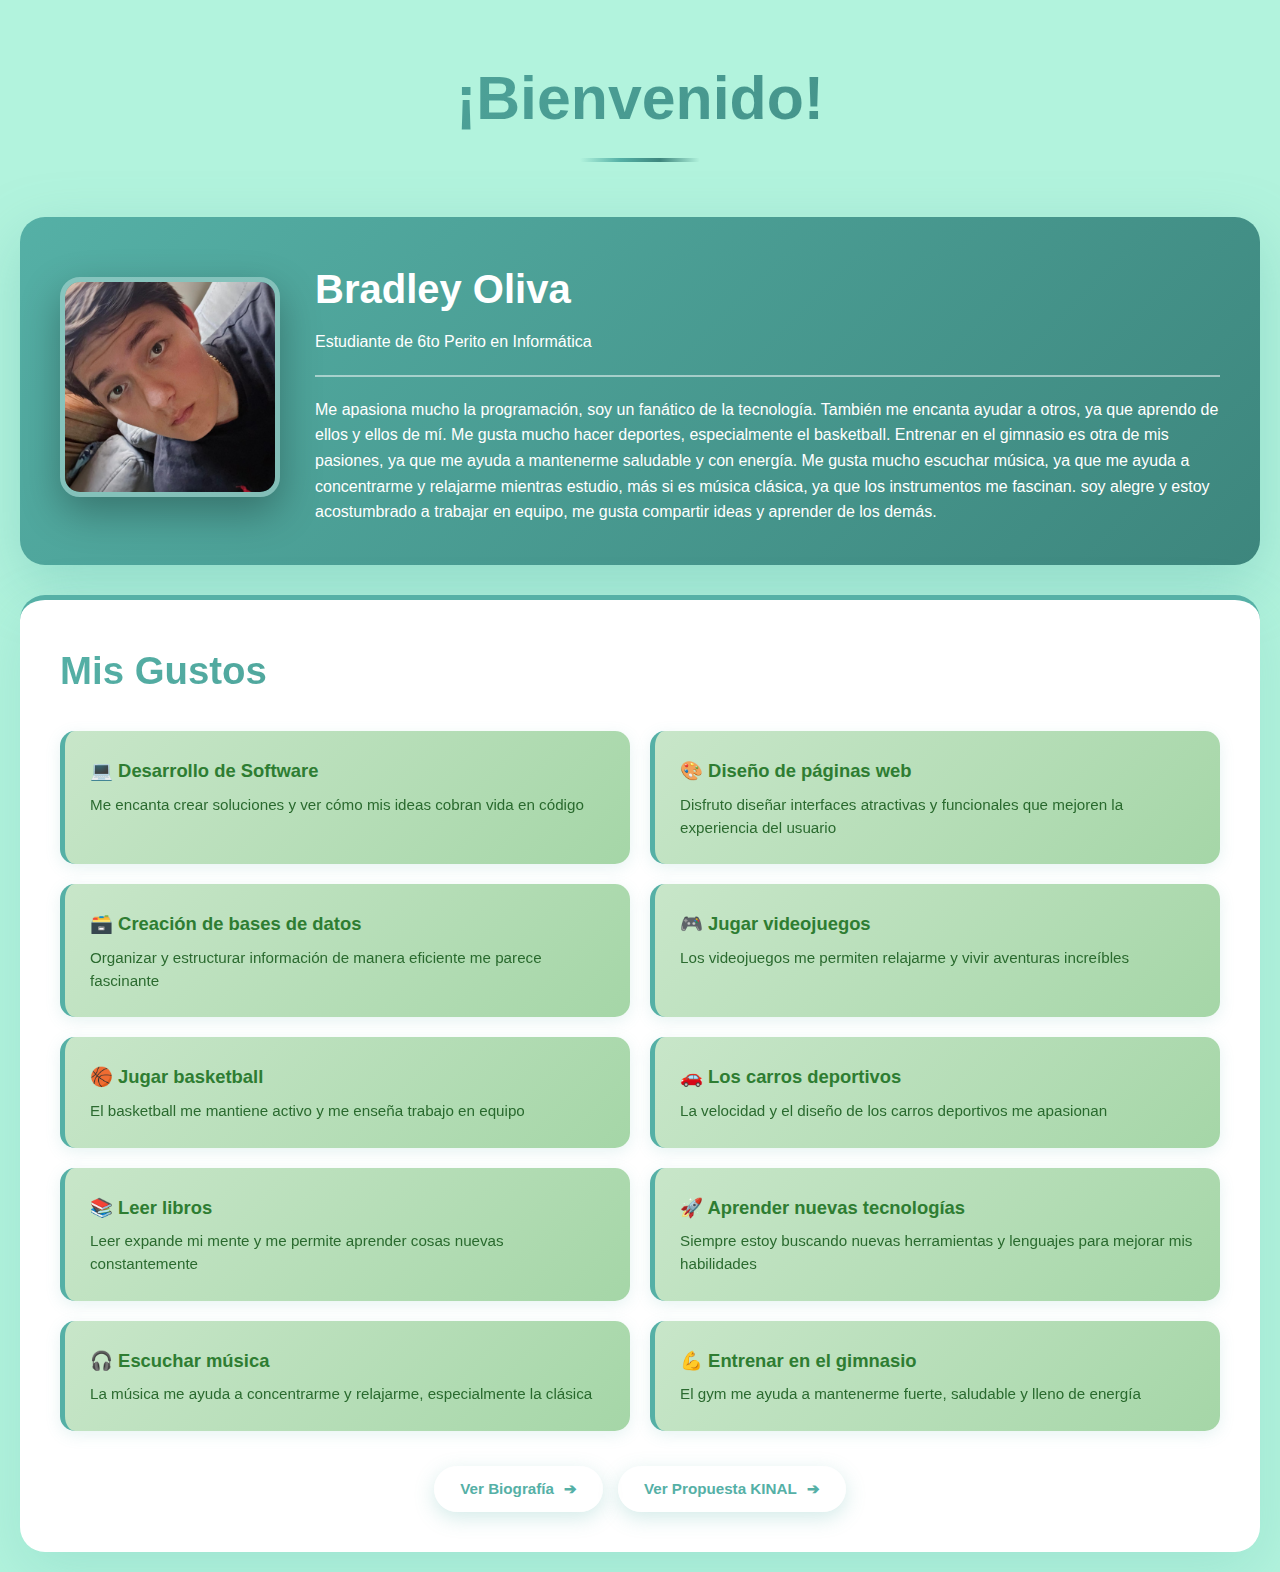
<file: index.html>
<!DOCTYPE html>
<html lang="es">
<head>
    <meta charset="UTF-8">
    <meta name="viewport" content="width=device-width, initial-scale=1.0">
    <title>Inicio - Bradley Oliva</title>
    <link rel="stylesheet" href="styles/variables.css">
    <link rel="stylesheet" href="styles/globals.css">
    <link rel="stylesheet" href="styles/pages/index.css">
</head>
<body>
    <main>
        <h1 class="bio-titulo">¡Bienvenido!</h1>

       <div class="container-bio">
    <section class="bio-detalles">
        <div class="foto-box">
            <img src="assets/yo.jpeg" alt="Bradley Oliva">
        </div>
        
        <div class="bio-info">
            <h2>Bradley Oliva</h2>
            <p>Estudiante de 6to Perito en Informática</p>
            <hr style="border: 0.5px solid rgba(255,255,255,0.3); margin: 20px 0;">
            <p>Me apasiona mucho la programación, soy un fanático de la tecnología. También me encanta ayudar a otros, ya que aprendo de ellos 
                y ellos de mí. Me gusta mucho hacer deportes, especialmente el basketball. Entrenar en el gimnasio es otra de mis pasiones, ya que me ayuda a mantenerme saludable y con energía.
                Me gusta mucho escuchar música, 
                ya que me ayuda a concentrarme y relajarme mientras estudio, más si es música clásica, ya que los instrumentos me fascinan.
                
                soy alegre y estoy acostumbrado a trabajar en equipo, me gusta compartir ideas y aprender de los demás.
            </p>
        </div>
    </section>

    <section class="bio-contenido">
        <h2>Mis Gustos</h2>
        <ul class="gustos-lista">
            <li>
                <span class="gusto-titulo">💻 Desarrollo de Software</span>
                <span class="gusto-descripcion">Me encanta crear soluciones y ver cómo mis ideas cobran vida en código</span>
            </li>
            <li>
                <span class="gusto-titulo">🎨 Diseño de páginas web</span>
                <span class="gusto-descripcion">Disfruto diseñar interfaces atractivas y funcionales que mejoren la experiencia del usuario</span>
            </li>
            <li>
                <span class="gusto-titulo">🗃️ Creación de bases de datos</span>
                <span class="gusto-descripcion">Organizar y estructurar información de manera eficiente me parece fascinante</span>
            </li>
            <li>
                <span class="gusto-titulo">🎮 Jugar videojuegos</span>
                <span class="gusto-descripcion">Los videojuegos me permiten relajarme y vivir aventuras increíbles</span>
            </li>
            <li>
                <span class="gusto-titulo">🏀 Jugar basketball</span>
                <span class="gusto-descripcion">El basketball me mantiene activo y me enseña trabajo en equipo</span>
            </li>
            <li>
                <span class="gusto-titulo">🚗 Los carros deportivos</span>
                <span class="gusto-descripcion">La velocidad y el diseño de los carros deportivos me apasionan</span>
            </li>
            <li>
                <span class="gusto-titulo">📚 Leer libros</span>
                <span class="gusto-descripcion">Leer expande mi mente y me permite aprender cosas nuevas constantemente</span>
            </li>
            <li>
                <span class="gusto-titulo">🚀 Aprender nuevas tecnologías</span>
                <span class="gusto-descripcion">Siempre estoy buscando nuevas herramientas y lenguajes para mejorar mis habilidades</span>
            </li>
            <li>
                <span class="gusto-titulo">🎧 Escuchar música</span>
                <span class="gusto-descripcion">La música me ayuda a concentrarme y relajarme, especialmente la clásica</span>
            </li>
            <li>
                <span class="gusto-titulo">💪 Entrenar en el gimnasio</span>
                <span class="gusto-descripcion">El gym me ayuda a mantenerme fuerte, saludable y lleno de energía</span>
            </li>
        </ul>

        <div class="navegacion-flechas">
            <a href="biografia.html" class="nav-link">
                <span>Ver Biografía</span> ➔
            </a>
            <a href="kinal.html" class="nav-link">
                <span>Ver Propuesta KINAL</span> ➔
            </a>
        </div>
    </section>
</div>
    </main>
</body>
</html>
</file>
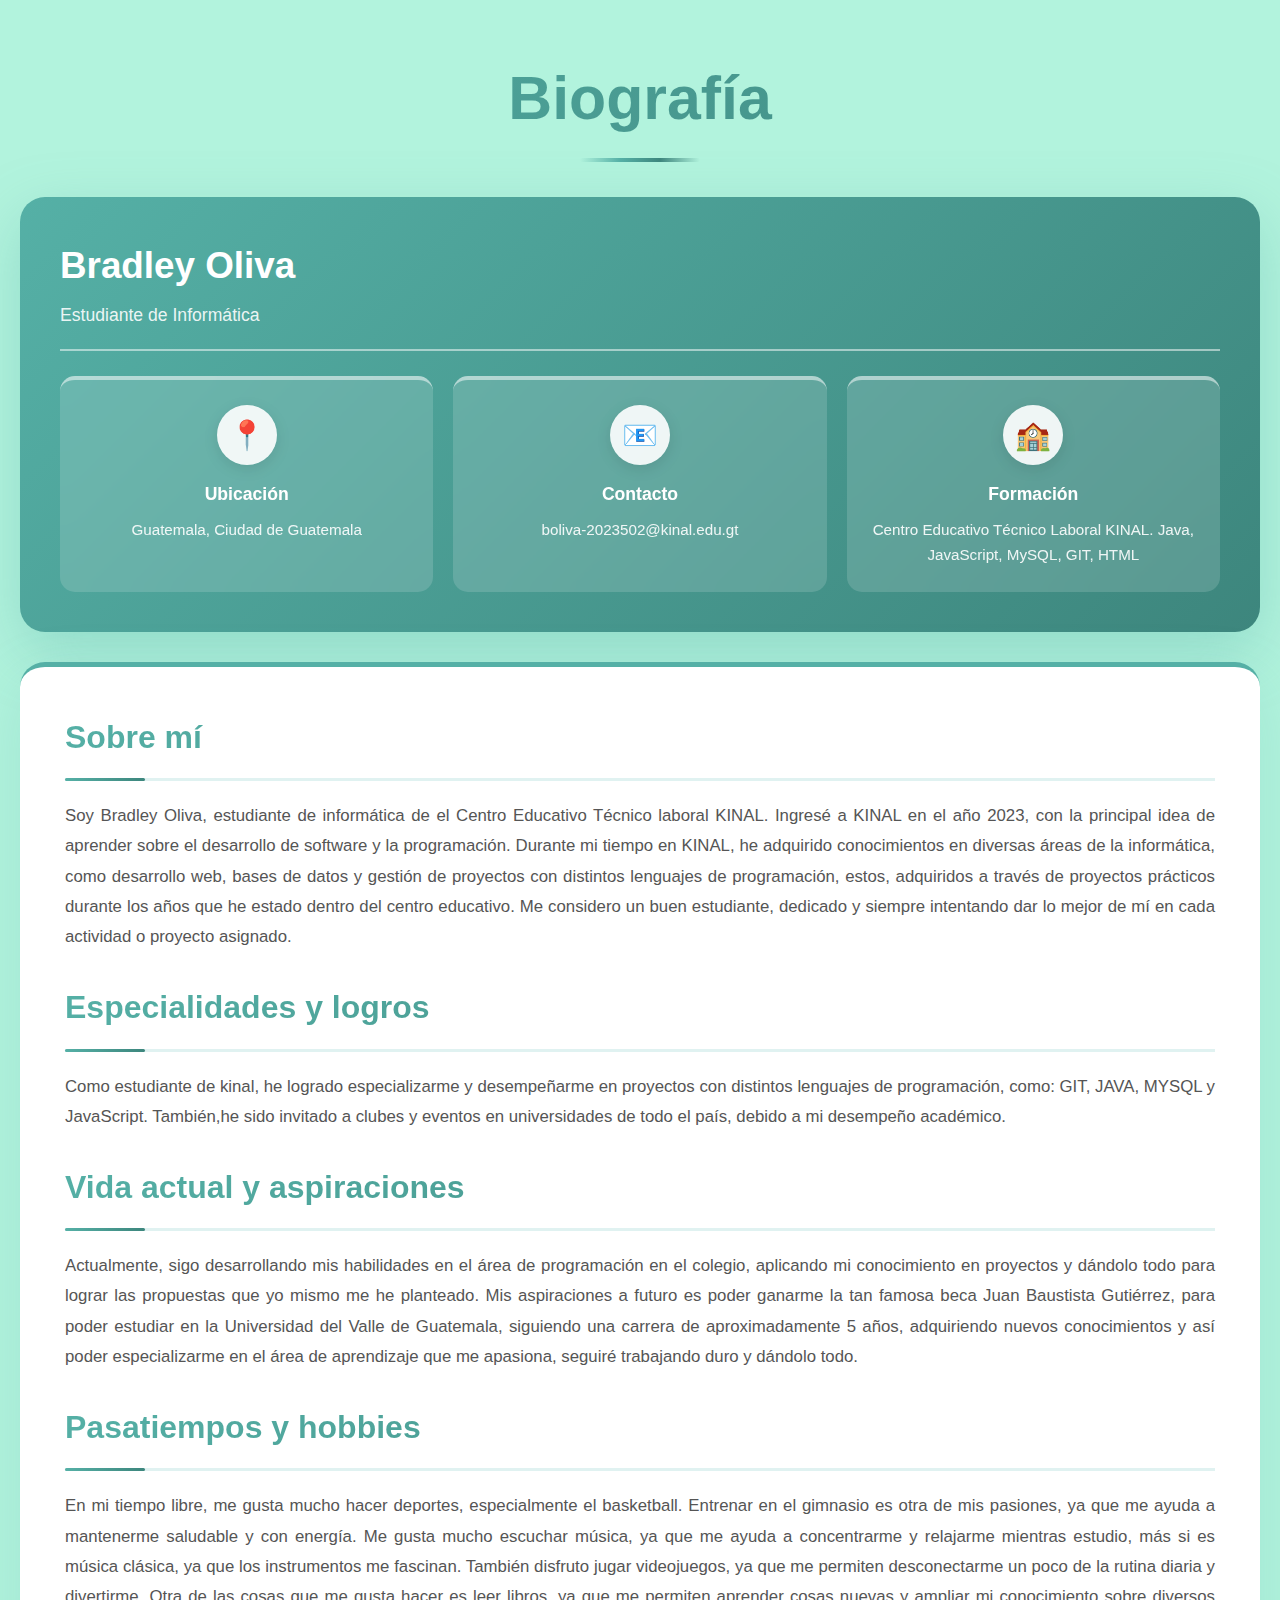
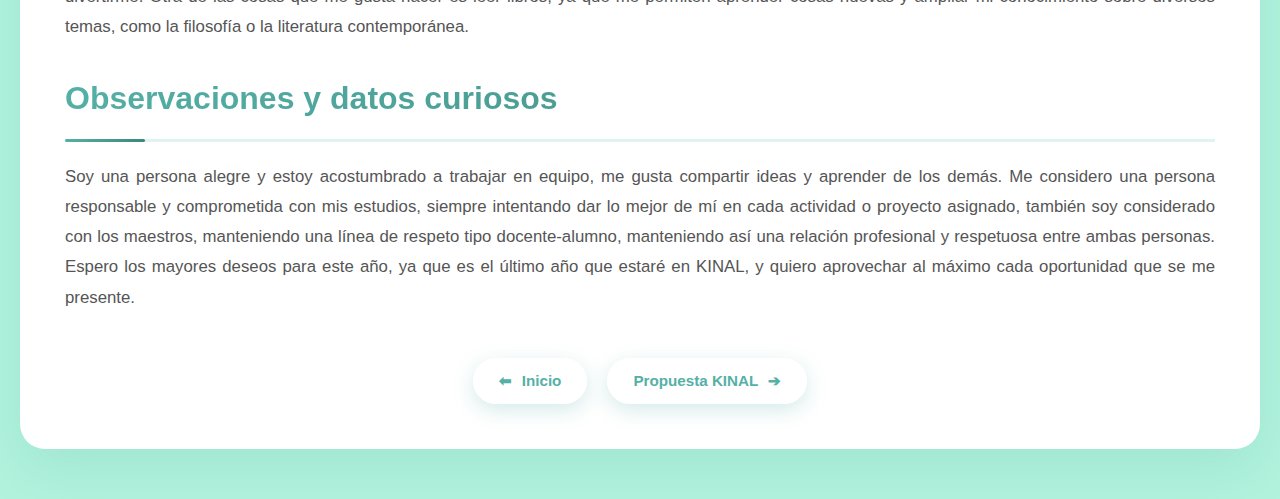
<file: biografia.html>
<!DOCTYPE html>
<html lang="es">
<head>
    <meta charset="UTF-8" />
    <meta name="viewport" content="width=device-width,initial-scale=1.0" />
    <title>Biografía</title>
    <link rel="stylesheet" href="styles/variables.css">
    <link rel="stylesheet" href="styles/globals.css">
    <link rel="stylesheet" href="styles/pages/biografia.css">
</head>

<body></body>

  <main>
    <h1 class="bio-titulo">Biografía</h1>

    <div class="container-bio">
    <aside class="bio-detalles">
    <h2 style="color: white;">Bradley Oliva</h2>
    <p>Estudiante de Informática</p>
    <hr style="border: 0.5px solid rgba(255,255,255,0.3); margin: 20px 0;">
    
    <div class="detalles-grid">
        <div class="detalle">
            <div class="detalle-icono">📍</div>
            <div class="detalle-info">
                <strong>Ubicación</strong>
                <div>Guatemala, Ciudad de Guatemala</div>
            </div>
        </div>
        
        <div class="detalle">
            <div class="detalle-icono">📧</div>
            <div class="detalle-info">
                <strong>Contacto</strong>
                <div>boliva-2023502@kinal.edu.gt</div>
            </div>
        </div>
        
        <div class="detalle">
            <div class="detalle-icono">🏫</div>
            <div class="detalle-info">
                <strong>Formación</strong>
                <div>Centro Educativo Técnico Laboral KINAL. Java, JavaScript, MySQL, GIT, HTML</div>
            </div>
        </div>
    </div>
</aside>

    <section class="bio-contenido">
        <h2 style="color: var(--primary-color);">Sobre mí</h2>
        <p>Soy Bradley Oliva, estudiante de informática de el Centro Educativo Técnico laboral KINAL. Ingresé a KINAL en el año 2023, con la principal idea
          de aprender sobre el desarrollo de software y la programación. Durante mi tiempo en KINAL, he adquirido conocimientos en diversas áreas de la informática,
           como desarrollo web, bases de datos y gestión de proyectos con distintos lenguajes de programación, estos, adquiridos a través de proyectos prácticos durante los años que he estado
           dentro del centro educativo. Me considero un buen estudiante, dedicado y siempre intentando dar lo mejor de mí en cada actividad o proyecto asignado.
        </p>
        
        <h2 style="color: var(--primary-color); margin-top: 30px;">Especialidades y logros</h2>
        <p> Como estudiante de kinal, he logrado especializarme y desempeñarme en proyectos con distintos lenguajes de programación, como: GIT, JAVA, MYSQL y JavaScript. 
          También,he sido invitado a clubes y eventos en universidades de todo el país, debido a mi desempeño académico.</p>

          <h2 style="color: var(--primary-color); margin-top: 30px;"> Vida actual y aspiraciones</h2>
        <p>Actualmente, sigo desarrollando mis habilidades en el área de programación en el colegio, aplicando mi conocimiento en proyectos y dándolo todo para lograr las propuestas
          que yo mismo me he planteado. Mis aspiraciones a futuro es poder ganarme la tan famosa beca Juan Baustista Gutiérrez, para poder estudiar en la Universidad del Valle de Guatemala, 
          siguiendo una carrera de aproximadamente 5 años, adquiriendo nuevos conocimientos y así poder especializarme en el área de aprendizaje que me apasiona, seguiré trabajando duro y dándolo todo.
        </p>

        <h2 style="color: var(--primary-color); margin-top: 30px;"> Pasatiempos y hobbies</h2>
        <p> En mi tiempo libre, me gusta mucho hacer deportes, especialmente el basketball. Entrenar en el gimnasio es otra de mis pasiones, ya que me ayuda a mantenerme saludable y con energía.
             Me gusta mucho escuchar música, 
            ya que me ayuda a concentrarme y relajarme mientras estudio, más si es música clásica, ya que los instrumentos me fascinan. También disfruto jugar videojuegos,
             ya que me permiten desconectarme un poco de la rutina diaria y divertirme. Otra de las cosas que me gusta hacer es leer libros,
             ya que me permiten aprender cosas nuevas y ampliar mi conocimiento sobre diversos temas, como la filosofía o la literatura contemporánea.
            
        </p>

        <h2 style="color: var(--primary-color); margin-top: 30px;"> Observaciones y datos curiosos </h2>
        <p>
Soy una persona alegre y estoy acostumbrado a trabajar en equipo, me gusta compartir ideas y aprender de los demás.
 Me considero una persona responsable y comprometida con mis estudios, siempre intentando dar lo mejor de mí en cada actividad o proyecto asignado, también soy considerado 
 con los maestros, manteniendo una línea de respeto tipo docente-alumno, manteniendo así una relación profesional y respetuosa entre ambas personas. 
 Espero los mayores deseos para este año, ya que es el último año que estaré en KINAL, y quiero aprovechar al máximo cada oportunidad que se me presente.
        </p>
        
 

        <div class="navegacion-flechas">
        <a href="index.html" class="nav-link">
            <span>⬅</span> Inicio
        </a>
        <a href="kinal.html" class="nav-link">
            Propuesta KINAL <span>➔</span>
        </a>
    </div>
    </section>
</div>
  </main>
</body>
</html>
</file>
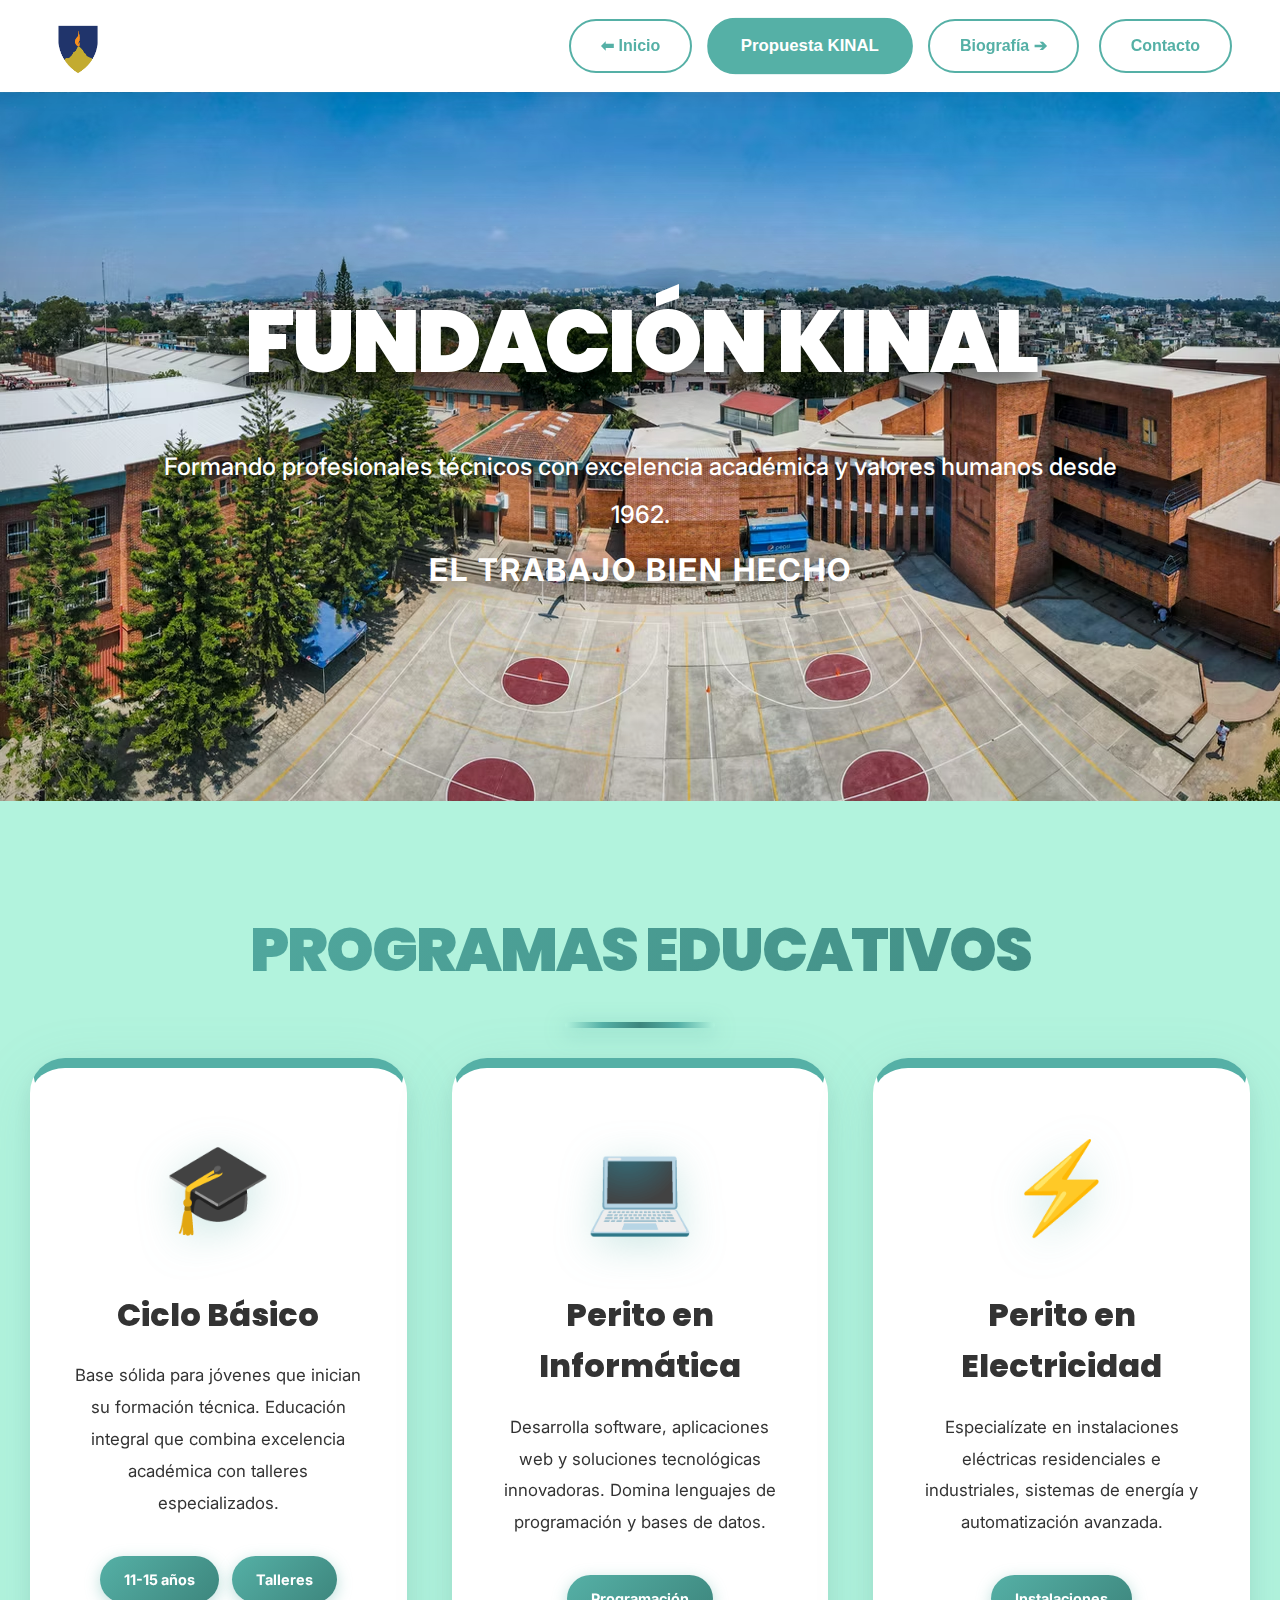
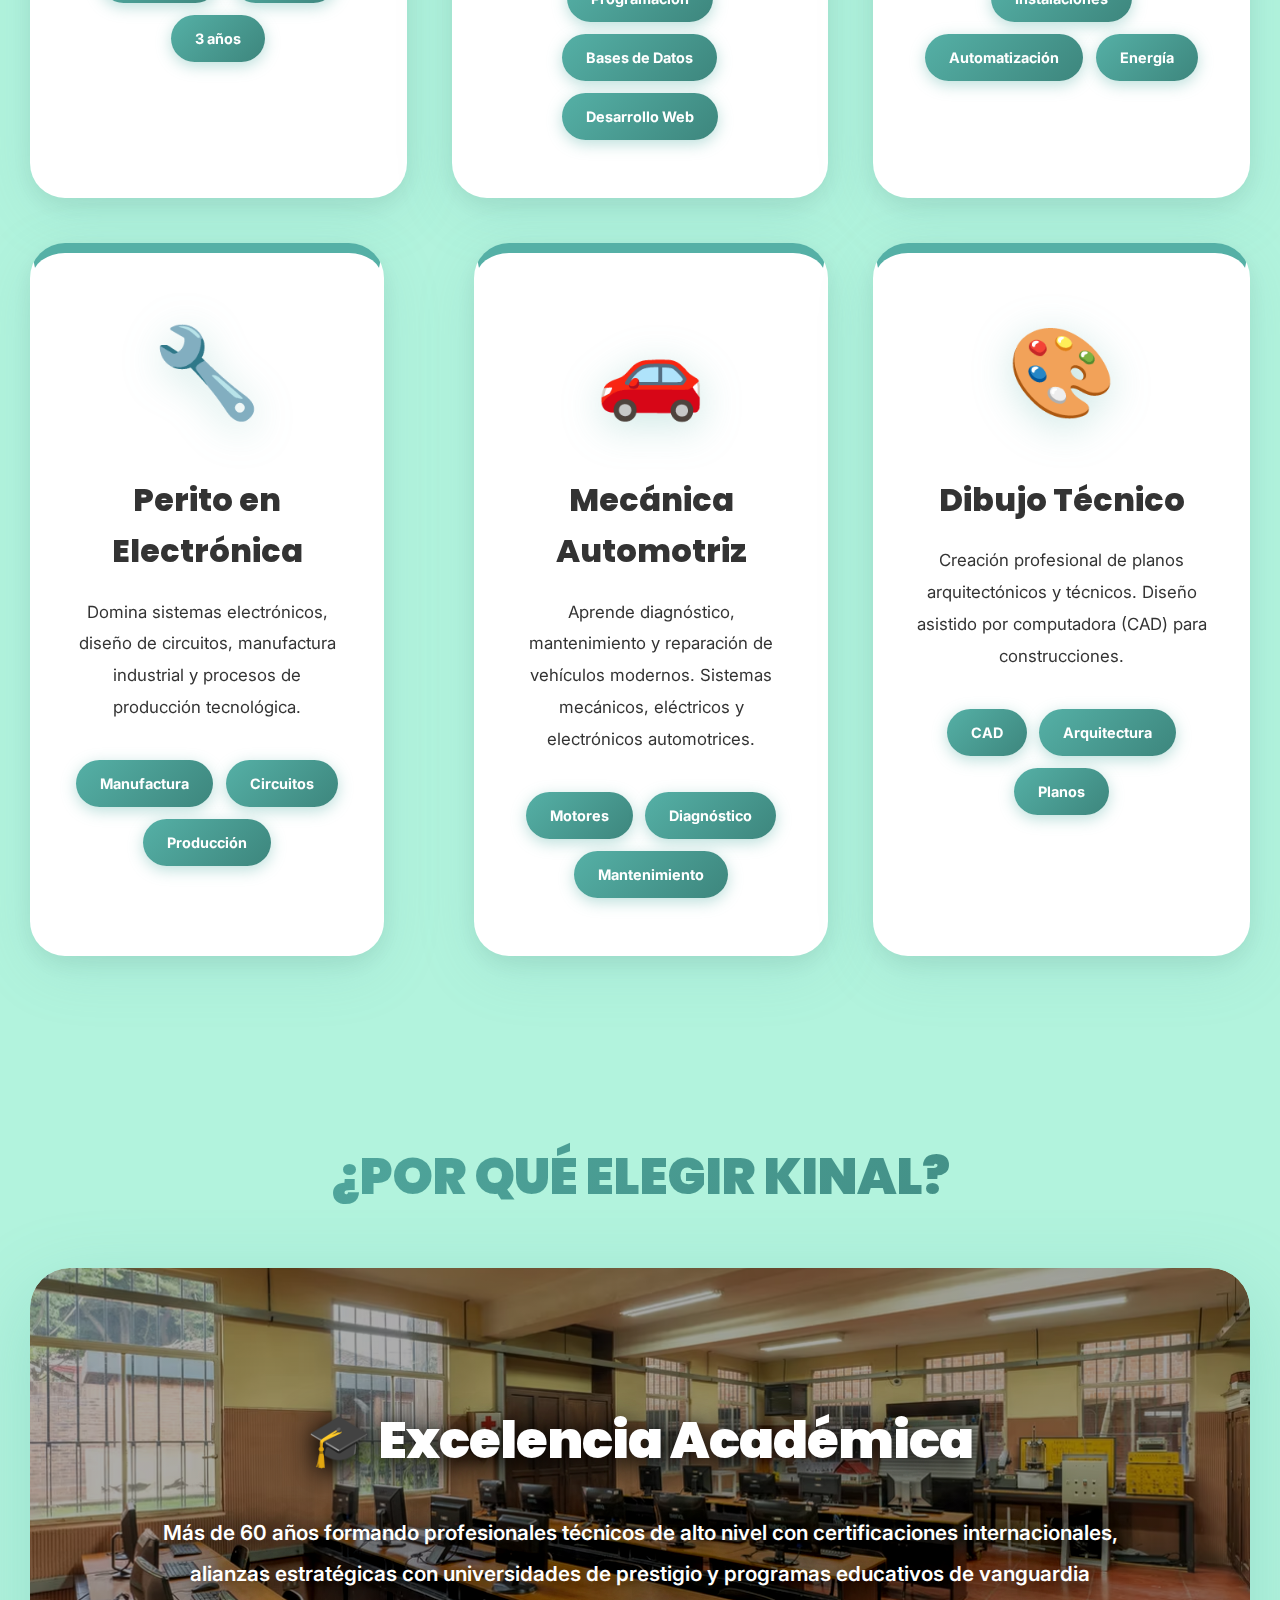
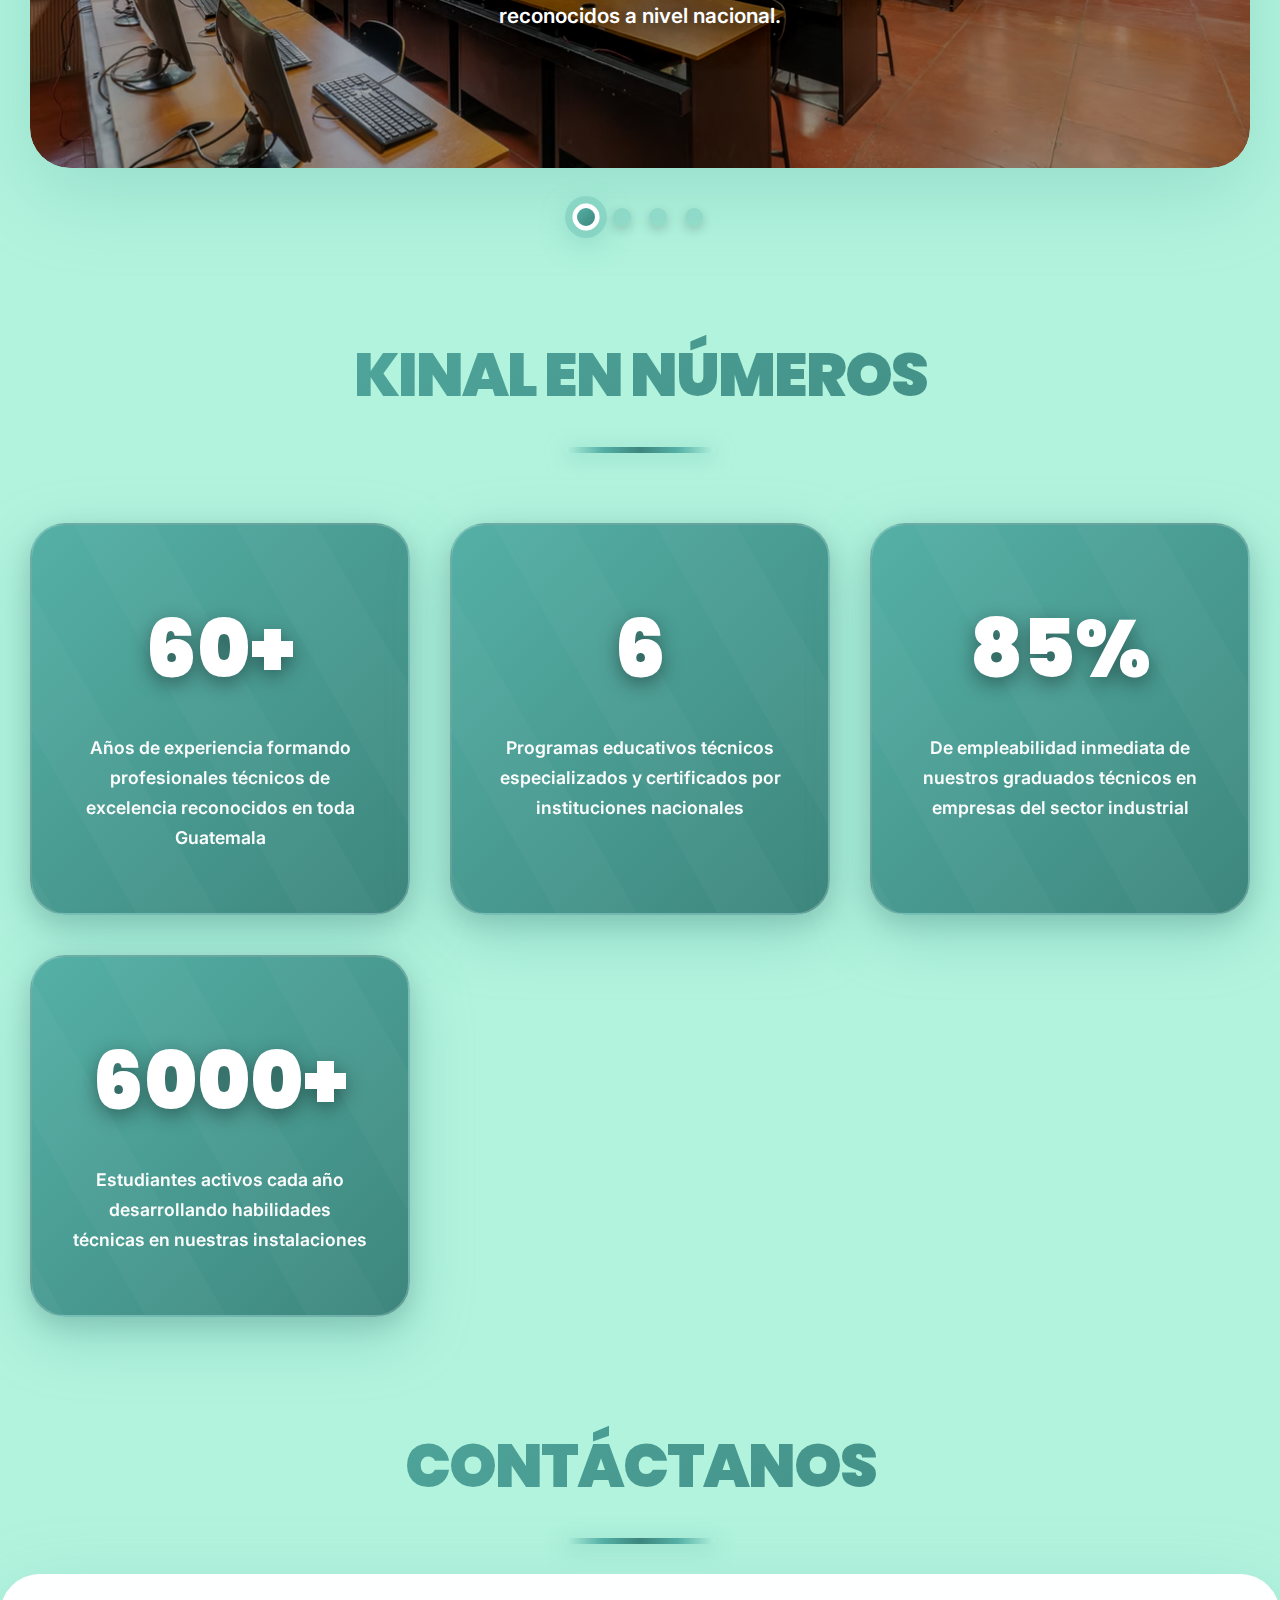
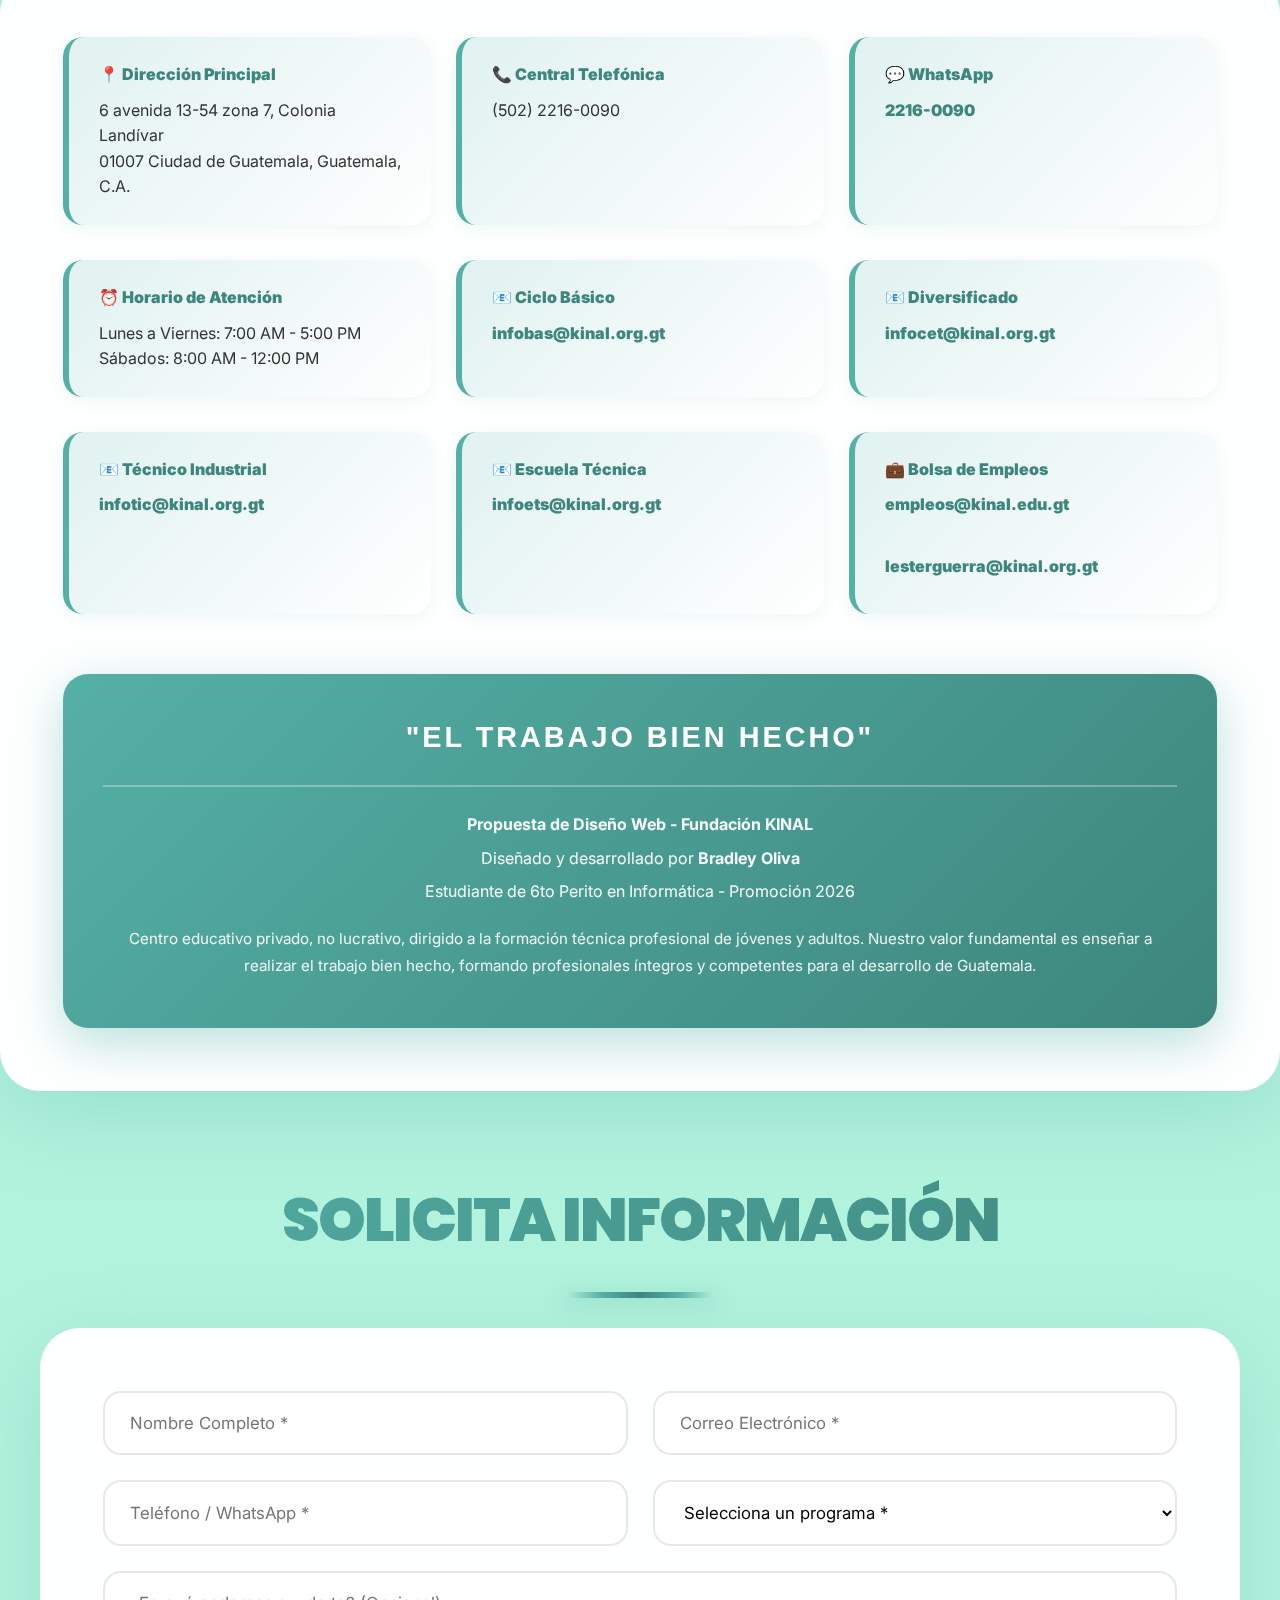
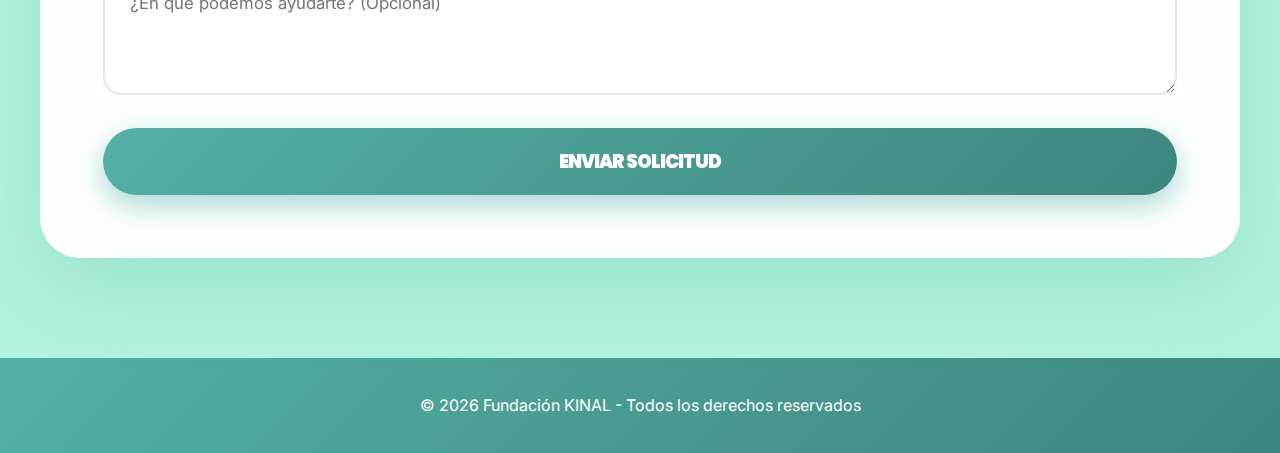
<file: kinal.html>
<!DOCTYPE html>
<html lang="es">
<head>
    <meta charset="UTF-8">
    <meta name="viewport" content="width=device-width, initial-scale=1.0">
    <title>Fundación KINAL - El Trabajo Bien Hecho</title>
    <link rel="stylesheet" href="styles/variables.css">
    <link rel="stylesheet" href="styles/globals.css">
    <link rel="stylesheet" href="styles/pages/kinal.css">
    <link rel="stylesheet" href="components/layout/Header/Header.css">
</head>

<body>
    <!-- navegacion -->
    <header class="nav-header">
    <div class="nav-container" style="display: flex; width: 100%; justify-content: space-between; align-items: center;">
        <a href="index.html" class="nav-logo">
            <img src="assets/kinalLogo.png" alt="Logo Kinal">
        </a>
        
        <nav class="nav-menu">
            <a href="index.html" class="nav-link">⬅ Inicio</a>
            <a href="#" class="nav-link active">Propuesta KINAL</a>
            <a href="biografia.html" class="nav-link">Biografía ➔</a>
            <a href="#contacto" class="nav-link">Contacto</a>
        </nav>
    </div>
</header>

    <!-- seccion del hero -->

    <section class="hero">
        <h1>Fundación KINAL</h1>
        <p>
            Formando profesionales técnicos con excelencia académica y valores humanos desde 1962.<br>
            <strong style="font-size: 1.3em; letter-spacing: 2px;">EL TRABAJO BIEN HECHO</strong>
        </p>
        
      
    </section>

    <main>
        <!-- seccion de las carreras y programas  educativos -->

        <h2 class="section-title">Programas Educativos</h2>
        
        <div class="carreras-grid">
            <div class="carrera-card">
                <span class="carrera-icon">🎓</span>
                <h3>Ciclo Básico</h3>
                <p>Base sólida para jóvenes que inician su formación técnica. Educación integral que combina excelencia académica con talleres especializados.</p>
                <div>
                    <span class="carrera-tag">11-15 años</span>
                    <span class="carrera-tag">Talleres</span>
                    <span class="carrera-tag">3 años</span>
                </div>
            </div>

            <div class="carrera-card">
                <span class="carrera-icon">💻</span>
                <h3>Perito en Informática</h3>
                <p>Desarrolla software, aplicaciones web y soluciones tecnológicas innovadoras. Domina lenguajes de programación y bases de datos.</p>
                <div>
                    <span class="carrera-tag">Programación</span>
                    <span class="carrera-tag">Bases de Datos</span>
                    <span class="carrera-tag">Desarrollo Web</span>
                </div>
            </div>

            <div class="carrera-card">
                <span class="carrera-icon">⚡</span>
                <h3>Perito en Electricidad</h3>
                <p>Especialízate en instalaciones eléctricas residenciales e industriales, sistemas de energía y automatización avanzada.</p>
                <div>
                    <span class="carrera-tag">Instalaciones</span>
                    <span class="carrera-tag">Automatización</span>
                    <span class="carrera-tag">Energía</span>
                </div>
            </div>

            <div class="carrera-card">
                <span class="carrera-icon">🔧</span>
                <h3>Perito en Electrónica</h3>
                <p>Domina sistemas electrónicos, diseño de circuitos, manufactura industrial y procesos de producción tecnológica.</p>
                <div>
                    <span class="carrera-tag">Manufactura</span>
                    <span class="carrera-tag">Circuitos</span>
                    <span class="carrera-tag">Producción</span>
                </div>
            </div>

            <div class="carrera-card">
                <span class="carrera-icon">🚗</span>
                <h3>Mecánica Automotriz</h3>
                <p>Aprende diagnóstico, mantenimiento y reparación de vehículos modernos. Sistemas mecánicos, eléctricos y electrónicos automotrices.</p>
                <div>
                    <span class="carrera-tag">Motores</span>
                    <span class="carrera-tag">Diagnóstico</span>
                    <span class="carrera-tag">Mantenimiento</span>
                </div>
            </div>

            <div class="carrera-card">
                <span class="carrera-icon">🎨</span>
                <h3>Dibujo Técnico</h3>
                <p>Creación profesional de planos arquitectónicos y técnicos. Diseño asistido por computadora (CAD) para construcciones.</p>
                <div>
                    <span class="carrera-tag">CAD</span>
                    <span class="carrera-tag">Arquitectura</span>
                    <span class="carrera-tag">Planos</span>
                </div>
            </div>
        </div>

        <!-- carrusel de los beneficios -->

        <div class="carousel-section">
            <h2>¿Por qué elegir KINAL?</h2>
            <div class="carousel-container">
                <div class="carousel-slide active">
                    <h3>🎓 Excelencia Académica</h3>
                    <p>Más de 60 años formando profesionales técnicos de alto nivel con certificaciones internacionales, alianzas estratégicas con universidades de prestigio y programas educativos de vanguardia reconocidos a nivel nacional.</p>
                </div>
                <div class="carousel-slide">
                    <h3>🏢 Infraestructura Moderna</h3>
                    <p>Laboratorios equipados con tecnología de punta, talleres especializados completamente equipados con maquinaria industrial y espacios diseñados específicamente para el aprendizaje práctico y desarrollo de habilidades técnicas.</p>
                </div>
                <div class="carousel-slide">
                    <h3>💼 Vinculación Laboral</h3>
                    <p>Convenios activos con más de 200 empresas líderes del sector que garantizan oportunidades reales de práctica profesional supervisada y alta empleabilidad inmediata para nuestros graduados técnicos.</p>
                </div>
                <div class="carousel-slide">
                    <h3>🌟 Formación Integral</h3>
                    <p>Educación técnica de calidad mundial combinada con sólidos valores humanos, desarrollo de liderazgo efectivo y responsabilidad social activa para formar profesionales completos, éticos y competitivos.</p>
                </div>
            </div>
            <div class="carousel-controls">
                <button class="carousel-dot active" onclick="showSlide(0)" aria-label="Slide 1"></button>
                <button class="carousel-dot" onclick="showSlide(1)" aria-label="Slide 2"></button>
                <button class="carousel-dot" onclick="showSlide(2)" aria-label="Slide 3"></button>
                <button class="carousel-dot" onclick="showSlide(3)" aria-label="Slide 4"></button>
            </div>
        </div>

        <!-- estadisticas de kinal actuales -->

        <h2 class="section-title">KINAL en Números</h2>
        <div class="info-grid">
            <div class="info-card">
                <h4>60+</h4>
                <p>Años de experiencia formando profesionales técnicos de excelencia reconocidos en toda Guatemala</p>
            </div>
            <div class="info-card">
                <h4>6</h4>
                <p>Programas educativos técnicos especializados y certificados por instituciones nacionales</p>
            </div>
            <div class="info-card">
                <h4>85%</h4>
                <p>De empleabilidad inmediata de nuestros graduados técnicos en empresas del sector industrial</p>
            </div>
            <div class="info-card">
                <h4>6000+</h4>
                <p>Estudiantes activos cada año desarrollando habilidades técnicas en nuestras instalaciones</p>
            </div>
        </div>

        <!-- seccion del contacto con el colegio -->

        <h2 class="section-title" id="contacto">Contáctanos</h2>
        
        <div class="contact-info-container">
            <div class="contact-info-grid">
                <div class="contact-detail">
                    <strong>📍 Dirección Principal</strong>
                    6 avenida 13-54 zona 7, Colonia Landívar<br>
                    01007 Ciudad de Guatemala, Guatemala, C.A.
                </div>
                
                <div class="contact-detail">
                    <strong>📞 Central Telefónica</strong>
                    (502) 2216-0090
                </div>
                
                <div class="contact-detail">
                    <strong>💬 WhatsApp</strong>
                    <strong>2216-0090</strong>
                </div>
                
                <div class="contact-detail">
                    <strong>⏰ Horario de Atención</strong>
                    Lunes a Viernes: 7:00 AM - 5:00 PM<br>
                    Sábados: 8:00 AM - 12:00 PM
                </div>
                
                <div class="contact-detail">
                    <strong>📧 Ciclo Básico</strong>
                    <strong>infobas@kinal.org.gt</strong>
                </div>
                
                <div class="contact-detail">
                    <strong>📧 Diversificado</strong>
                    <strong>infocet@kinal.org.gt</strong>
                </div>
                
                <div class="contact-detail">
                    <strong>📧 Técnico Industrial</strong>
                    <strong>infotic@kinal.org.gt</strong>
                </div>
                
                <div class="contact-detail">
                    <strong>📧 Escuela Técnica</strong>
                    <strong>infoets@kinal.org.gt</strong>
                </div>
                
                <div class="contact-detail">
                    <strong>💼 Bolsa de Empleos</strong>
                    <strong>empleos@kinal.edu.gt</strong><br>
                    <strong>lesterguerra@kinal.org.gt</strong>
                </div>
            </div>
            
            <!-- derechos de autor (bradley) -->

            <div class="footer-info">
                <div class="footer-brand">
                    <p><strong style="font-size: 1.8em; color: white; letter-spacing: 3px;">"EL TRABAJO BIEN HECHO"</strong></p>
                </div>
                <div class="footer-details">
                    <p><strong>Propuesta de Diseño Web - Fundación KINAL</strong></p>
                    <p>Diseñado y desarrollado por <strong>Bradley Oliva</strong></p>
                    <p>Estudiante de 6to Perito en Informática - Promoción 2026</p>
                    <p style="margin-top: 20px; opacity: 0.9; font-size: 0.95rem; line-height: 1.8;">
                        Centro educativo privado, no lucrativo, dirigido a la formación técnica profesional
                        de jóvenes y adultos. Nuestro valor fundamental es enseñar a realizar el trabajo bien hecho,
                        formando profesionales íntegros y competentes para el desarrollo de Guatemala.
                    </p>
                </div>
            </div>
        </div>
        
        <!-- formulario de solicitud -->

        <h2 class="section-title" style="margin-top: 80px;">Solicita Información</h2>
        <div class="contact-form-container">
            <form onsubmit="return handleSubmit(event)">
                <div class="form-row">
                    <input 
                        type="text" 
                        placeholder="Nombre Completo *" 
                        required
                        aria-label="Nombre completo">
                    
                    <input 
                        type="email" 
                        placeholder="Correo Electrónico *" 
                        required
                        aria-label="Correo electrónico">
                </div>
                
                <div class="form-row">
                    <input 
                        type="tel" 
                        placeholder="Teléfono / WhatsApp *" 
                        required
                        pattern="[0-9]{8,}"
                        aria-label="Teléfono">
                    
                    <select 
                        required
                        aria-label="Selecciona un programa">
                        <option value="">Selecciona un programa *</option>
                        <option value="ciclo-basico">Ciclo Básico</option>
                        <option value="informatica">Perito en Informática</option>
                        <option value="electricidad">Perito en Electricidad</option>
                        <option value="electronica">Perito en Electrónica</option>
                        <option value="automotriz">Mecánica Automotriz</option>
                        <option value="dibujo">Dibujo Técnico</option>
                    </select>
                </div>
                
                <textarea 
                    rows="4" 
                    placeholder="¿En qué podemos ayudarte? (Opcional)"
                    aria-label="Mensaje"></textarea>
                
                <button type="submit">Enviar Solicitud</button>
            </form>
        </div>
    </main>

    <!-- derechos de autor (bradley) -->
    <footer>
        <p>© 2026 Fundación KINAL - Todos los derechos reservados</p>
    </footer>

    <!-- javasript del proyecto -->
    <script>


        // Control del carrusel

        let currentSlide = 0;
        const slides = document.querySelectorAll('.carousel-slide');
        const dots = document.querySelectorAll('.carousel-dot');

        function showSlide(index) {
            slides.forEach((slide, i) => {
                slide.classList.remove('active');
                dots[i].classList.remove('active');
            });
            
            currentSlide = index;
            slides[currentSlide].classList.add('active');
            dots[currentSlide].classList.add('active');
        }

        // Auto-avance del carrusel cada 4 segundos

        let carouselInterval = setInterval(() => {
            currentSlide = (currentSlide + 1) % slides.length;
            showSlide(currentSlide);
        }, 4000);

        // Pausar auto-avance al hacer hover

        const carouselContainer = document.querySelector('.carousel-container');
        carouselContainer.addEventListener('mouseenter', () => {
            clearInterval(carouselInterval);
        });

        carouselContainer.addEventListener('mouseleave', () => {
            carouselInterval = setInterval(() => {
                currentSlide = (currentSlide + 1) % slides.length;
                showSlide(currentSlide);
            }, 6000);
        });

        // Scroll suave para enlaces internos

        document.querySelectorAll('a[href^="#"]').forEach(anchor => {
            anchor.addEventListener('click', function (e) {
                e.preventDefault();
                const target = document.querySelector(this.getAttribute('href'));
                if (target) {
                    target.scrollIntoView({ 
                        behavior: 'smooth', 
                        block: 'start' 
                    });
                }
            });
        });

        // Manejo del formulario

        function handleSubmit(event) {
            event.preventDefault();
            
            alert('¡Gracias por tu interés en Fundación KINAL! Nos pondremos en contacto contigo pronto.');
            
            event.target.reset();
            
            return false;
        }

        // Animación de números en las info-cards

        function animateNumbers() {
            const cards = document.querySelectorAll('.info-card h4');
            
            cards.forEach(card => {
                const text = card.textContent;
                const hasPlus = text.includes('+');
                const hasPercent = text.includes('%');
                const number = parseInt(text.replace(/\D/g, ''));
                
                let current = 0;
                const increment = number / 50;
                const duration = 2000;
                const stepTime = duration / 50;
                
                const counter = setInterval(() => {
                    current += increment;
                    if (current >= number) {
                        current = number;
                        clearInterval(counter);
                    }
                    
                    let displayValue = Math.floor(current);
                    if (hasPlus) displayValue += '+';
                    if (hasPercent) displayValue += '%';
                    
                    card.textContent = displayValue;
                }, stepTime);
            });
        }

        // Ejecutar animación cuando las cards sean visibles

        const observer = new IntersectionObserver((entries) => {
            entries.forEach(entry => {
                if (entry.isIntersecting) {
                    animateNumbers();
                    observer.disconnect();
                }
            });
        }, { threshold: 0.5 });

        const infoGrid = document.querySelector('.info-grid');
        if (infoGrid) {
            observer.observe(infoGrid);
        }

        // Efecto parallax (sombreado) suave en el hero

        window.addEventListener('scroll', () => {
            const hero = document.querySelector('.hero');
            const scrolled = window.pageYOffset;
            if (hero && scrolled < hero.offsetHeight) {
                hero.style.transform = `translateY(${scrolled * 0.5}px)`;
            }
        });
    </script>
</body>
</html>
</file>
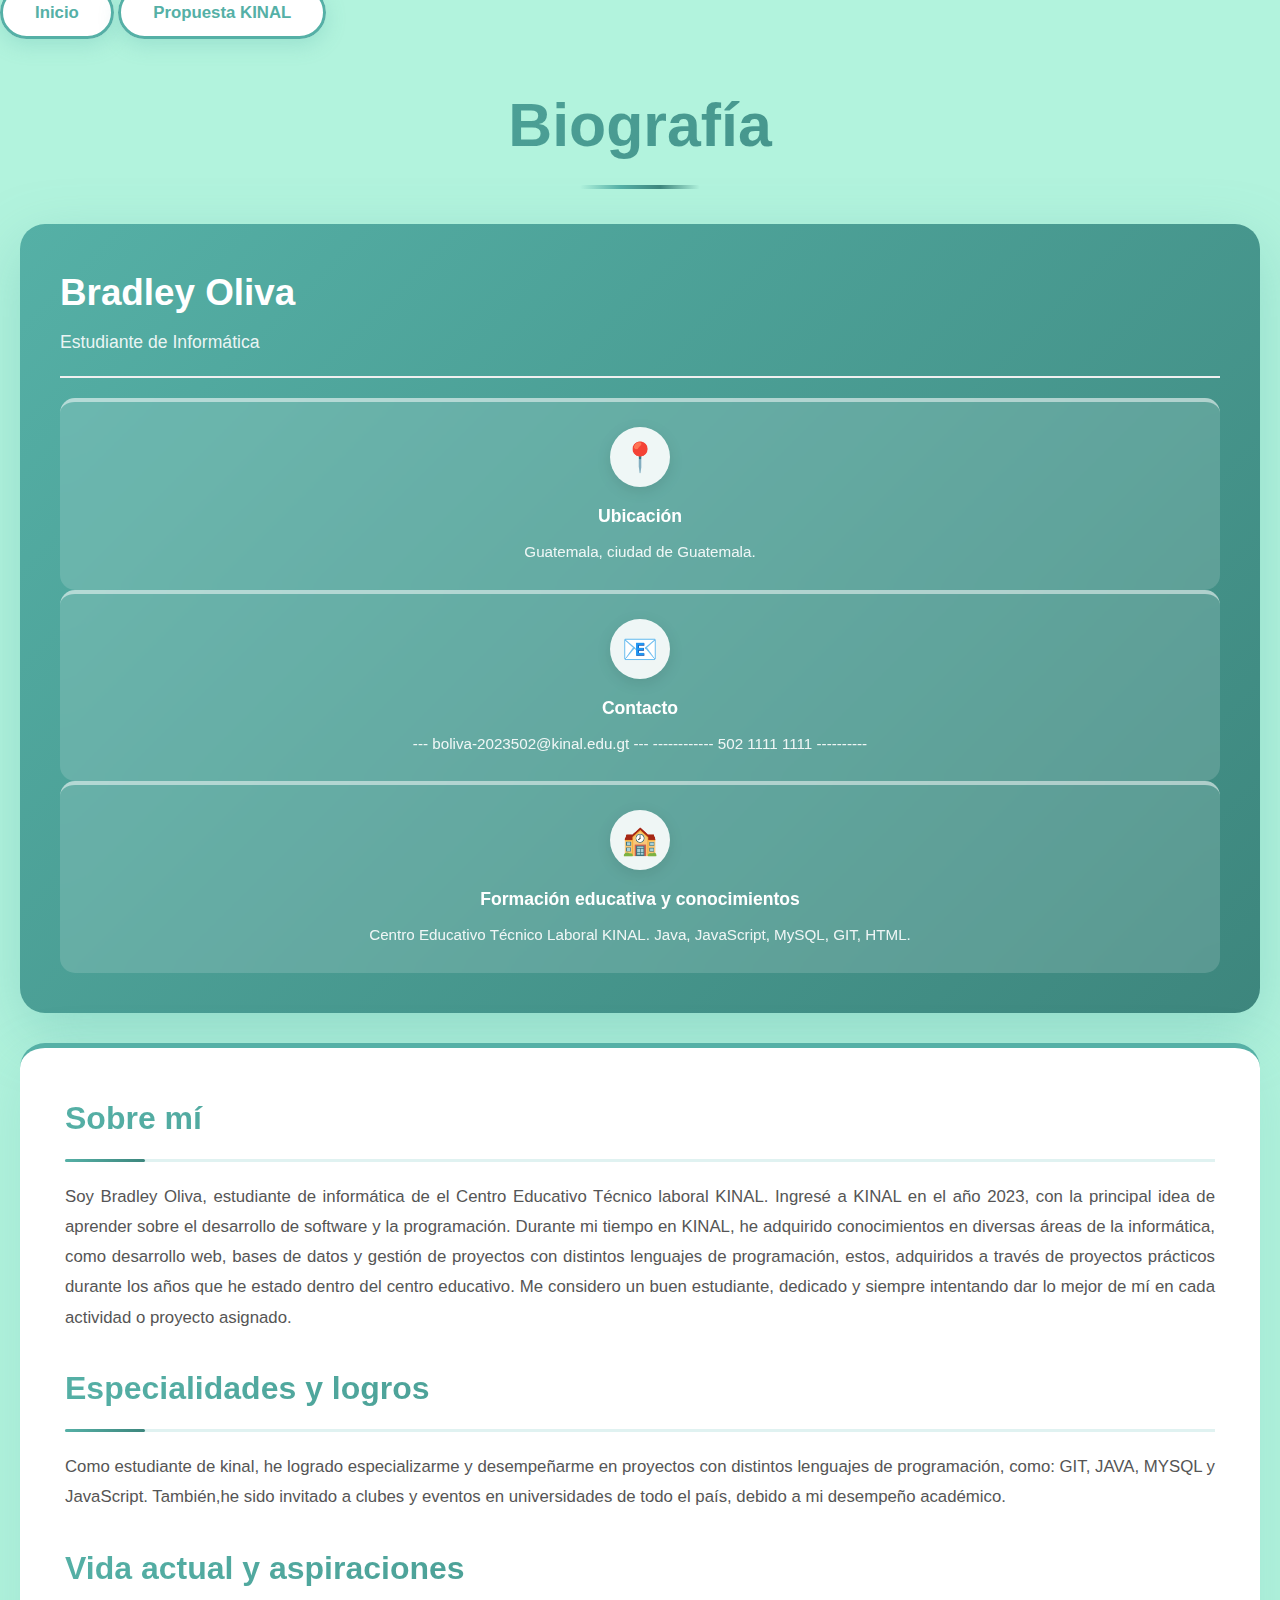
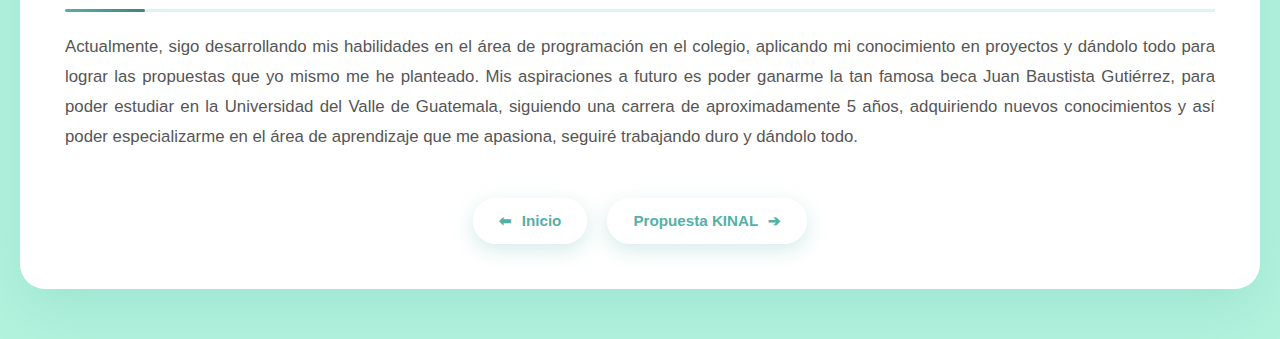
<file: pages/biografia.html>
<!doctype html>
<html lang="es">
<head>
  <meta charset="utf-8" />
  <meta name="viewport" content="width=device-width,initial-scale=1" />
  <title>Biografía</title>
<link rel="stylesheet" href="../styles/pages/biografia.css">
</head>

<body>
  <header class="nav-header">
  <a href="../index.html" class="nav-link">Inicio</a>
        <a href="kinal.html" class="nav-link active">Propuesta KINAL</a> 
  </header>
  <main>
    <h1 class="bio-titulo">Biografía</h1>

    <div class="container-bio">
    <aside class="bio-detalles">
        <h2 style="color: var(--primary-color);">Bradley Oliva</h2>
        <p>Estudiante de Informática</p>
        <hr style="border: 0.5px solid #f0f0f0; margin: 20px 0;">
        
        <div class="detalle">
            <div class="detalle-icono">📍</div>
            <div class="detalle-info">
                <strong>Ubicación</strong>
                <div>Guatemala, ciudad de Guatemala.</div>
            </div>
        </div>
           <div class="detalle">
            <div class="detalle-icono">📧</div>
            <div class="detalle-info">
                <strong>Contacto</strong>
                <div> --- boliva-2023502@kinal.edu.gt   
                           ---
                      ------------ 502 1111 1111  
                           ----------
                           </div>
            </div>
        </div>
         <div class="detalle">
            <div class="detalle-icono">🏫</div>
            <div class="detalle-info">
                <strong>Formación educativa y conocimientos</strong>
                <div>Centro Educativo Técnico Laboral KINAL. Java, JavaScript, MySQL, GIT, HTML.</div>
            </div>
        </div>
    </aside>

    <section class="bio-contenido">
        <h2 style="color: var(--primary-color);">Sobre mí</h2>
        <p>Soy Bradley Oliva, estudiante de informática de el Centro Educativo Técnico laboral KINAL. Ingresé a KINAL en el año 2023, con la principal idea
          de aprender sobre el desarrollo de software y la programación. Durante mi tiempo en KINAL, he adquirido conocimientos en diversas áreas de la informática,
           como desarrollo web, bases de datos y gestión de proyectos con distintos lenguajes de programación, estos, adquiridos a través de proyectos prácticos durante los años que he estado
           dentro del centro educativo. Me considero un buen estudiante, dedicado y siempre intentando dar lo mejor de mí en cada actividad o proyecto asignado.
        </p>
        
        <h2 style="color: var(--primary-color); margin-top: 30px;">Especialidades y logros</h2>
        <p> Como estudiante de kinal, he logrado especializarme y desempeñarme en proyectos con distintos lenguajes de programación, como: GIT, JAVA, MYSQL y JavaScript. 
          También,he sido invitado a clubes y eventos en universidades de todo el país, debido a mi desempeño académico.</p>

          <h2 style="color: var(--primary-color); margin-top: 30px;"> Vida actual y aspiraciones</h2>
        <p>Actualmente, sigo desarrollando mis habilidades en el área de programación en el colegio, aplicando mi conocimiento en proyectos y dándolo todo para lograr las propuestas
          que yo mismo me he planteado. Mis aspiraciones a futuro es poder ganarme la tan famosa beca Juan Baustista Gutiérrez, para poder estudiar en la Universidad del Valle de Guatemala, 
          siguiendo una carrera de aproximadamente 5 años, adquiriendo nuevos conocimientos y así poder especializarme en el área de aprendizaje que me apasiona, seguiré trabajando duro y dándolo todo.
        </p>
        <div class="navegacion-flechas">
        <a href="../index.html" class="nav-link">
            <span>⬅</span> Inicio
        </a>
        <a href="kinal.html" class="nav-link">
            Propuesta KINAL <span>➔</span>
        </a>
    </div>
    </section>
</div>
  </main>
</body>
</html>
</file>
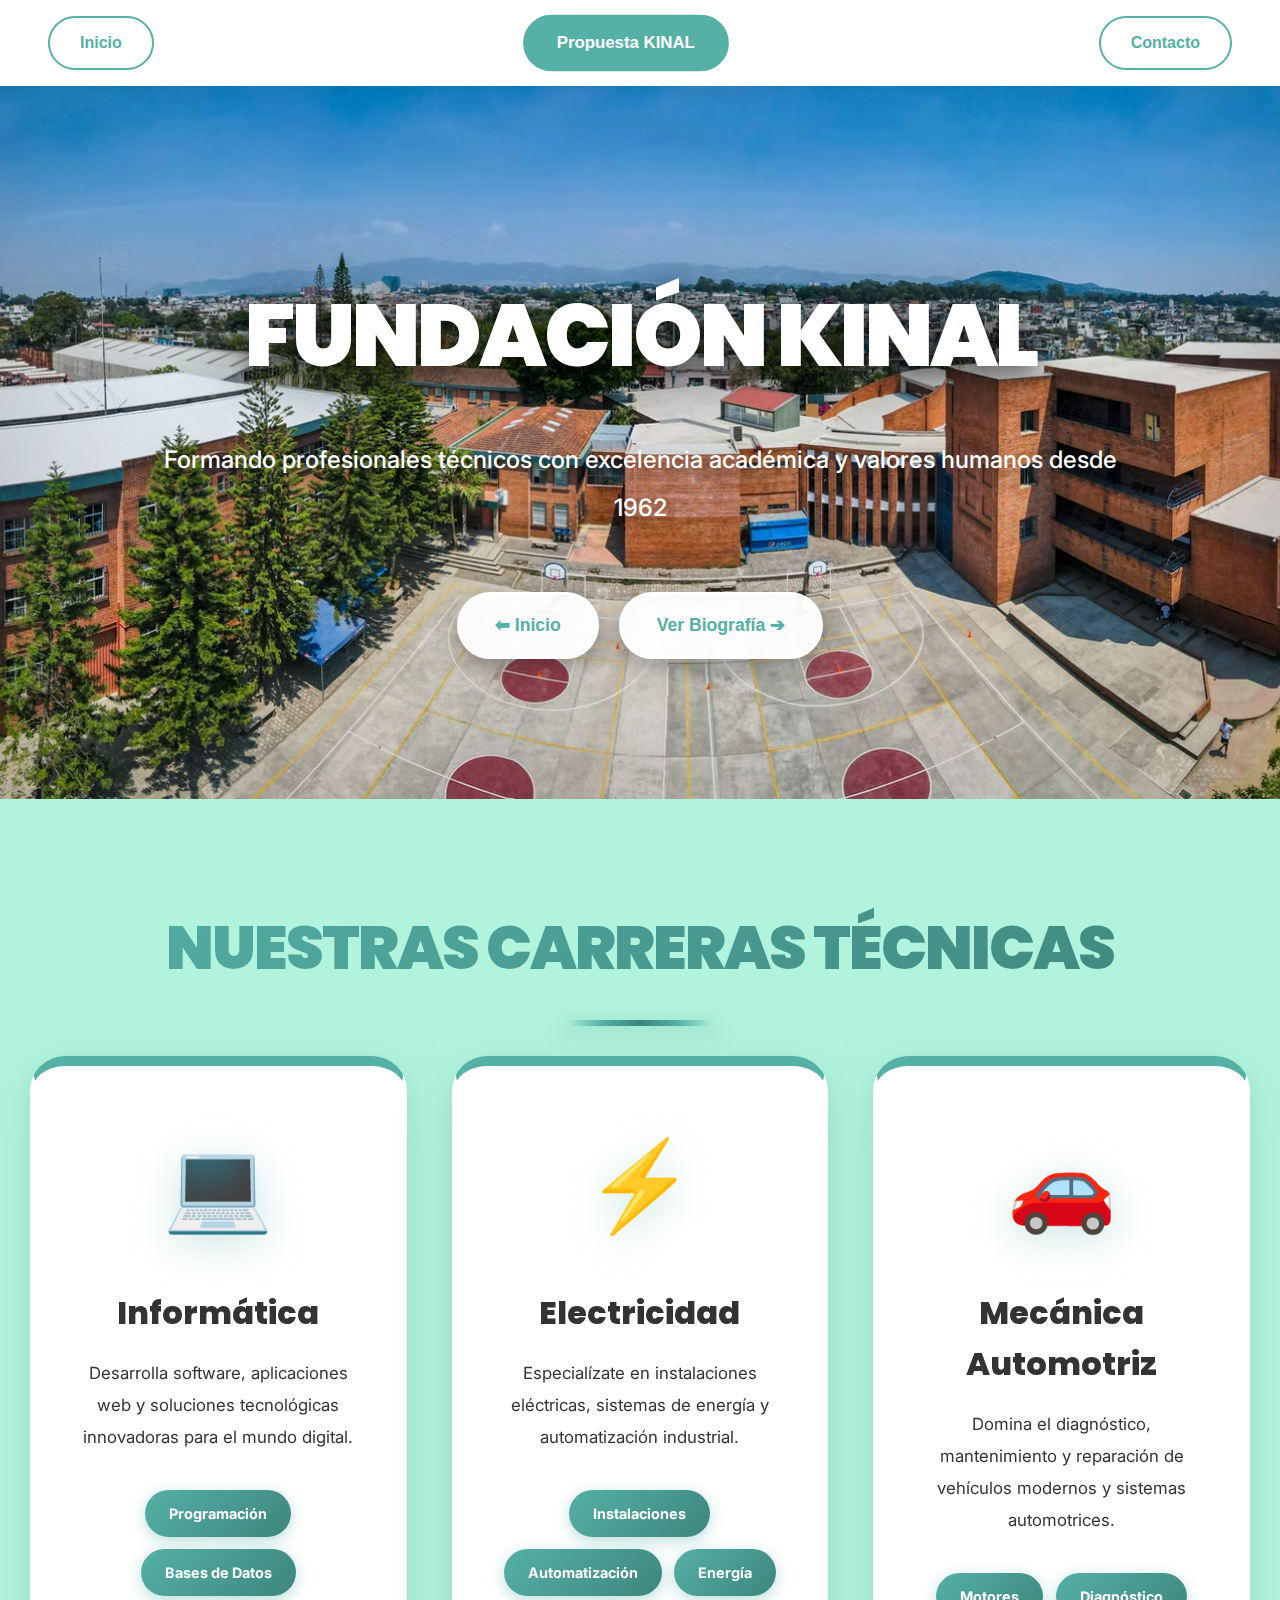
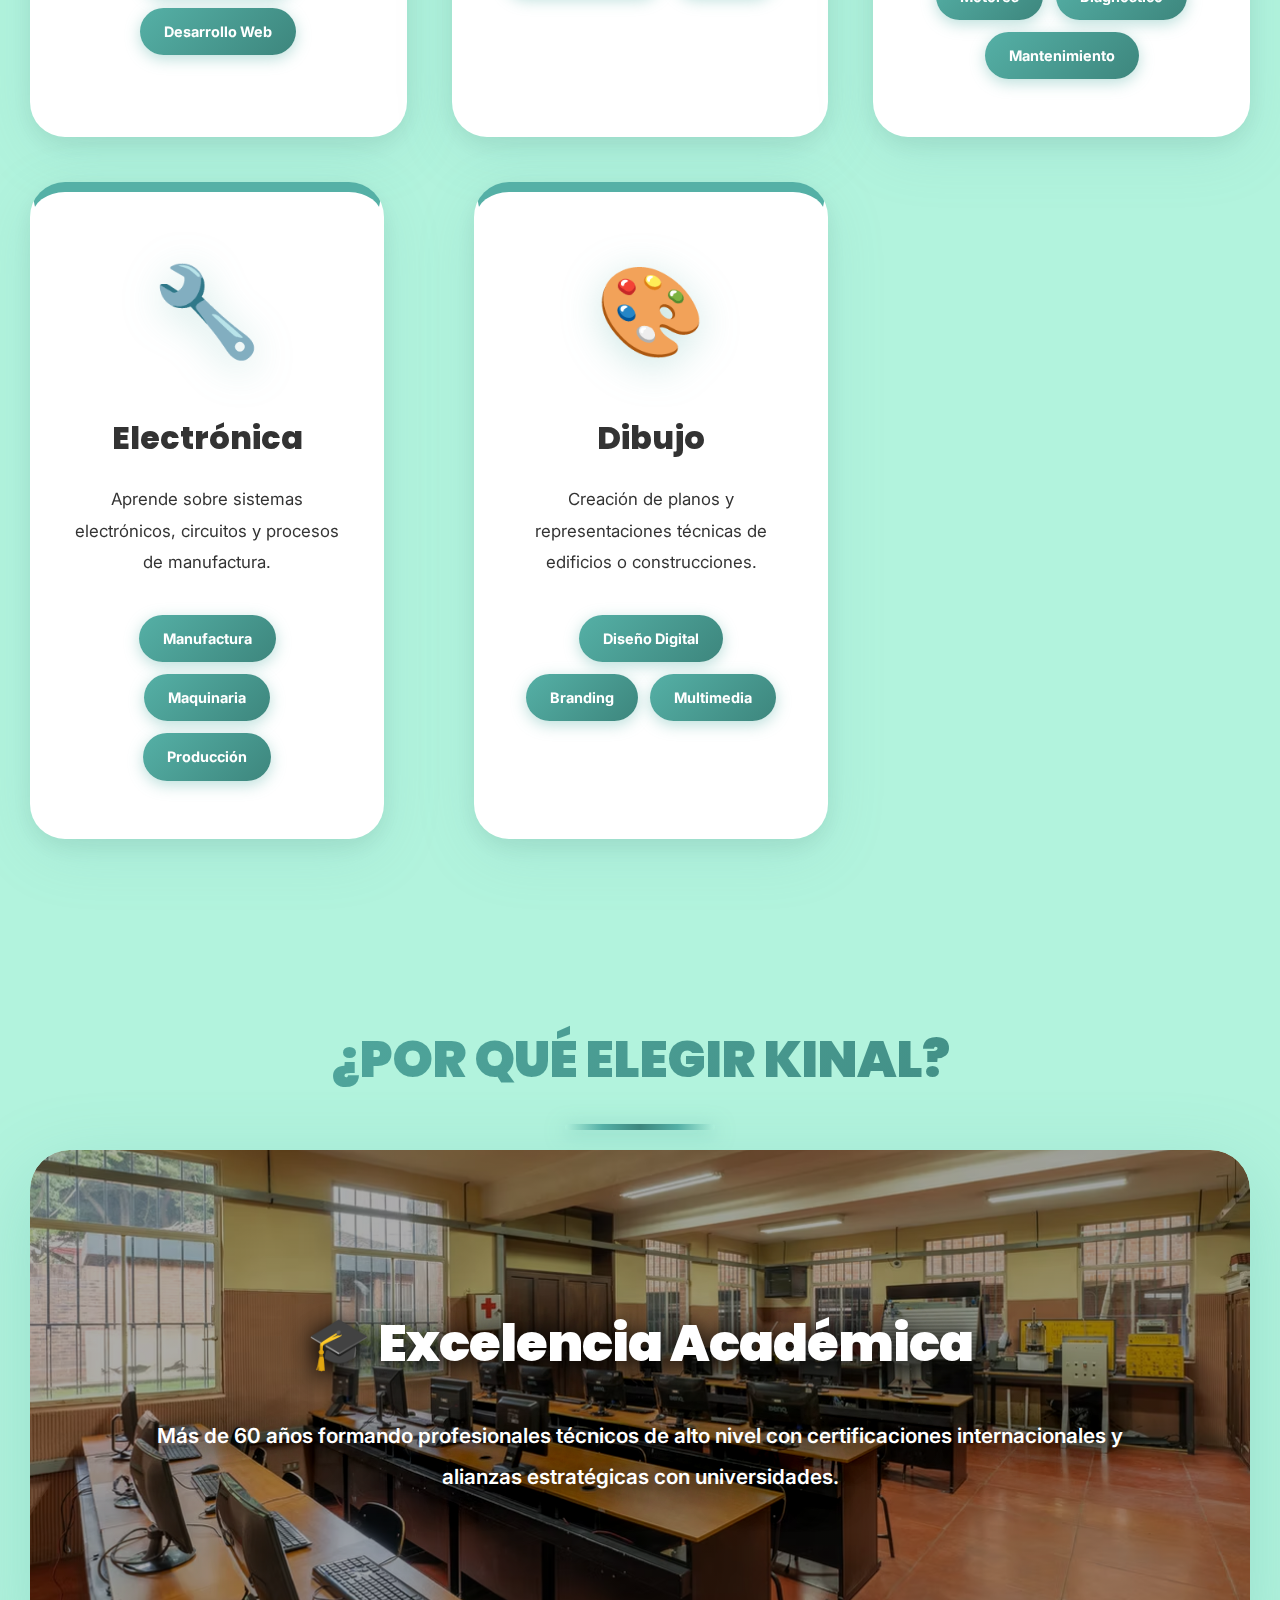
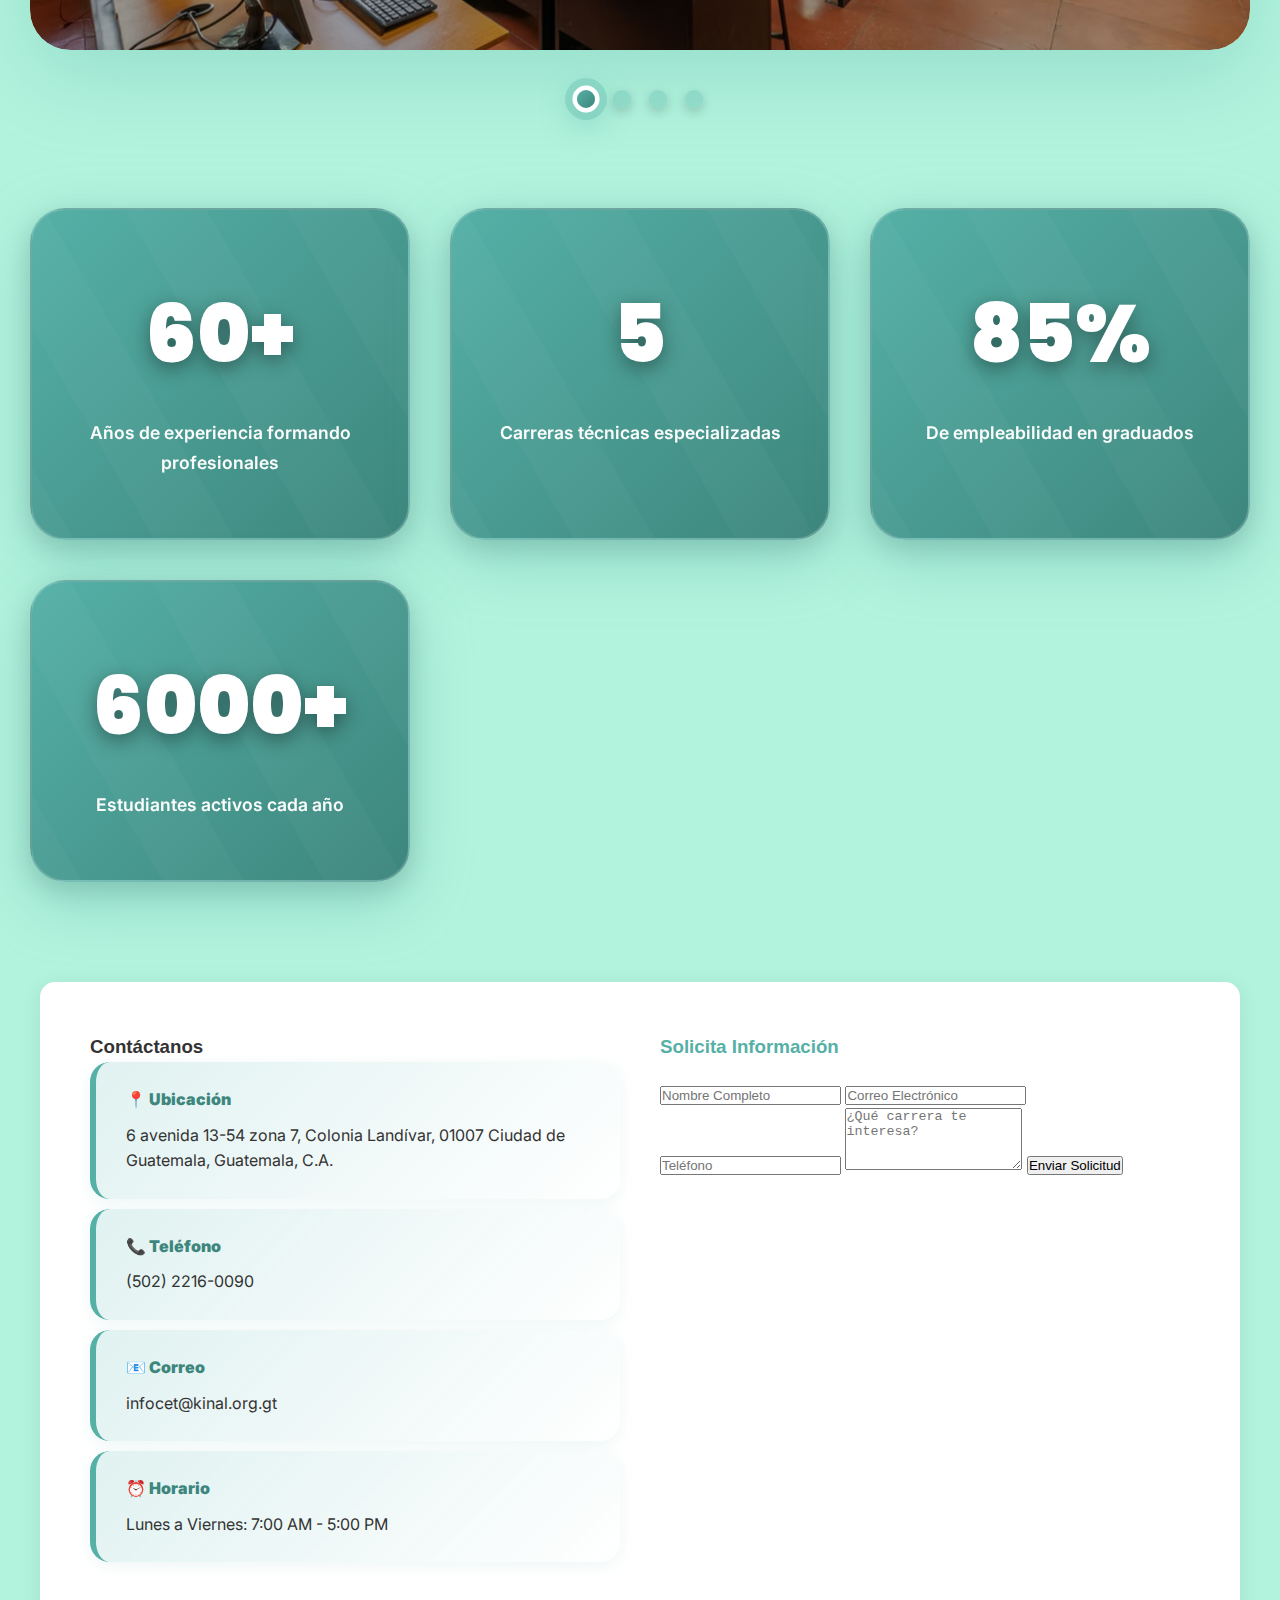
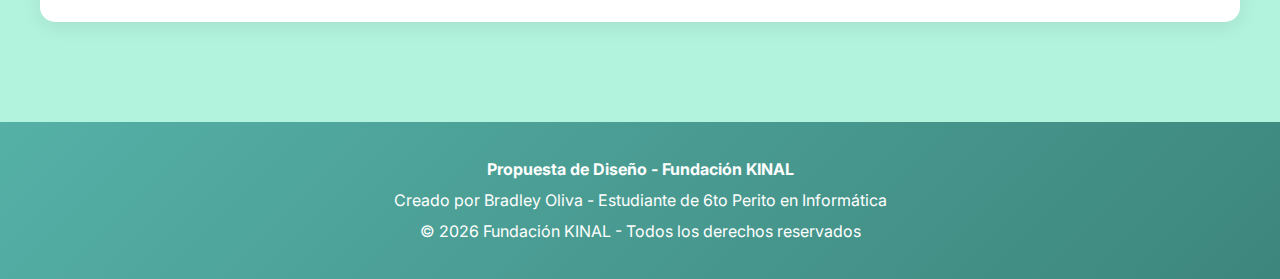
<file: pages/kinal.html>
<!DOCTYPE html>
<html lang="es">
<head>
    <meta charset="UTF-8">
    <meta name="viewport" content="width=device-width, initial-scale=1.0">
    <title>Fundación KINAL - Propuesta de Diseño</title>
    <link rel="stylesheet" href="../styles/pages/kinal.css">
</head>
<body>
    <header class="nav-header">
        <a href="../index.html" class="nav-link">Inicio</a>
        <a href="#" class="nav-link active">Propuesta KINAL</a>
        <a href="#" class="nav-link">Contacto</a>
        
    </header>

    <section class="hero">
        <h1>Fundación KINAL</h1>
        <p>Formando profesionales técnicos con excelencia académica y valores humanos desde 1962</p>
        
        <div class="navegacion-flechas">
            <a href="../index.html" class="nav-link">
                <span>⬅ Inicio</span>
            </a>
            <a href="biografia.html" class="nav-link">
                 <span>Ver Biografía ➔</span>
            </a>
        </div>
    </section>

    <main>
        <h2 class="section-title">Nuestras Carreras Técnicas</h2>
        
        <div class="carreras-grid">
            <div class="carrera-card">
                <span class="carrera-icon">💻</span>
                <h3>Informática</h3>
                <p>Desarrolla software, aplicaciones web y soluciones tecnológicas innovadoras para el mundo digital.</p>
                <div>
                    <span class="carrera-tag">Programación</span>
                    <span class="carrera-tag">Bases de Datos</span>
                    <span class="carrera-tag">Desarrollo Web</span>
                </div>
            </div>

            <div class="carrera-card">
                <span class="carrera-icon">⚡</span>
                <h3>Electricidad</h3>
                <p>Especialízate en instalaciones eléctricas, sistemas de energía y automatización industrial.</p>
                <div>
                    <span class="carrera-tag">Instalaciones</span>
                    <span class="carrera-tag">Automatización</span>
                    <span class="carrera-tag">Energía</span>
                </div>
            </div>

            <div class="carrera-card">
                <span class="carrera-icon">🚗</span>
                <h3>Mecánica Automotriz</h3>
                <p>Domina el diagnóstico, mantenimiento y reparación de vehículos modernos y sistemas automotrices.</p>
                <div>
                    <span class="carrera-tag">Motores</span>
                    <span class="carrera-tag">Diagnóstico</span>
                    <span class="carrera-tag">Mantenimiento</span>
                </div>
            </div>

            <div class="carrera-card">
                <span class="carrera-icon">🔧</span>
                <h3>Electrónica</h3>
                <p>Aprende sobre sistemas electrónicos, circuitos y procesos de manufactura.</p>
                <div>
                    <span class="carrera-tag">Manufactura</span>
                    <span class="carrera-tag">Maquinaria</span>
                    <span class="carrera-tag">Producción</span>
                </div>
            </div>

            <div class="carrera-card">
                <span class="carrera-icon">🎨</span>
                <h3>Dibujo</h3>
                <p>Creación de planos y representaciones técnicas de edificios o construcciones.</p>
                <div>
                    <span class="carrera-tag">Diseño Digital</span>
                    <span class="carrera-tag">Branding</span>
                    <span class="carrera-tag">Multimedia</span>
                </div>
            </div>
        </div>

        <div class="carousel-section">
            <h2 class="section-title">¿Por qué elegir KINAL?</h2>
            <div class="carousel-container">
                <div class="carousel-slide active">
                    <h3>🎓 Excelencia Académica</h3>
                    <p>Más de 60 años formando profesionales técnicos de alto nivel con certificaciones internacionales y alianzas estratégicas con universidades.</p>
                </div>
                <div class="carousel-slide">
                    <h3>🏢 Infraestructura Moderna</h3>
                    <p>Laboratorios equipados con tecnología de punta, talleres especializados y espacios diseñados para el aprendizaje práctico.</p>
                </div>
                <div class="carousel-slide">
                    <h3>💼 Vinculación Laboral</h3>
                    <p>Convenios con empresas líderes que garantizan oportunidades de práctica profesional y empleabilidad para nuestros graduados.</p>
                </div>
                <div class="carousel-slide">
                    <h3>🌟 Formación Integral</h3>
                    <p>Educación técnica combinada con valores humanos, liderazgo y responsabilidad social para formar profesionales completos.</p>
                </div>
            </div>
            <div class="carousel-controls">
                <button class="carousel-dot active" onclick="showSlide(0)"></button>
                <button class="carousel-dot" onclick="showSlide(1)"></button>
                <button class="carousel-dot" onclick="showSlide(2)"></button>
                <button class="carousel-dot" onclick="showSlide(3)"></button>
            </div>
        </div>

        <div class="info-grid">
            <div class="info-card">
                <h4>60+</h4>
                <p>Años de experiencia formando profesionales</p>
            </div>
            <div class="info-card">
                <h4>5</h4>
                <p>Carreras técnicas especializadas</p>
            </div>
            <div class="info-card">
                <h4>85%</h4>
                <p>De empleabilidad en graduados</p>
            </div>
            <div class="info-card">
                <h4>6000+</h4>
                <p>Estudiantes activos cada año</p>
            </div>
        </div>

        <div class="contact-section">
            <div class="contact-info">
                <h3>Contáctanos</h3>
                <div class="contact-detail">
                    <strong>📍 Ubicación</strong>
                    6 avenida 13-54 zona 7, Colonia Landívar, 01007 Ciudad de Guatemala, Guatemala, C.A.
                </div>
                <div class="contact-detail">
                    <strong>📞 Teléfono</strong>
                    (502) 2216-0090
                </div>
                <div class="contact-detail">
                    <strong>📧 Correo</strong>
                    infocet@kinal.org.gt
                </div>
                <div class="contact-detail">
                    <strong>⏰ Horario</strong>
                    Lunes a Viernes: 7:00 AM - 5:00 PM
                </div>
            </div>

            <div class="contact-form">
                <h3 style="color: var(--primary-color); margin-bottom: 20px;">Solicita Información</h3>
                <input type="text" placeholder="Nombre Completo" required>
                <input type="email" placeholder="Correo Electrónico" required>
                <input type="tel" placeholder="Teléfono" required>
                <textarea rows="4" placeholder="¿Qué carrera te interesa?"></textarea>
                <button type="submit">Enviar Solicitud</button>
            </div>
        </div>
    </main>

    <footer>
        <p><strong>Propuesta de Diseño - Fundación KINAL</strong></p>
        <p>Creado por Bradley Oliva - Estudiante de 6to Perito en Informática</p>
        <p>© 2026 Fundación KINAL - Todos los derechos reservados</p>
    </footer>

    <script>
        let currentSlide = 0;
        const slides = document.querySelectorAll('.carousel-slide');
        const dots = document.querySelectorAll('.carousel-dot');

        function showSlide(index) {
            slides.forEach((slide, i) => {
                slide.classList.remove('active');
                dots[i].classList.remove('active');
            });
            
            currentSlide = index;
            slides[currentSlide].classList.add('active');
            dots[currentSlide].classList.add('active');
        }

        setInterval(() => {
            currentSlide = (currentSlide + 1) % slides.length;
            showSlide(currentSlide);
        }, 5000);
    </script>
</body>
</html>
</file>
<file: styles/variables.css>
/* Variables de colores y estilos globales */

:root {
    --primary-color: #55b0a6; /* Verde Kinal principal */
    --accent-color: #3d867d;
    --bg-page: #e0f2f1;      
    --white: #ffffff;
    --shadow-card: 0 4px 20px rgba(0,0,0,0.08);
    --radius: 15px;
}
</file>
<file: styles/globals.css>
/* estilos para el sitio web */

@import url('vars.css');

* {
    margin: 0;
    padding: 0;
    box-sizing: border-box;
}

/* Estilo base para el cuerpo */

body {
    background-color: #b2f3dd;
    font-family: 'Segoe UI', Tahoma, Geneva, Verdana, sans-serif;
    color: #333;
    line-height: 1.6;
}

/* Arreglo para que las tarjetas blancas resalten sobre el fondo menta */

.bio-detalles, .bio-contenido, .carrera-card, .form-container {
    background-color: var(--white) !important;
}
</file>
<file: styles/pages/index.css>
/* Hoja de estilos para la página de inicio */

/* Importaciones de estilos base y componentes */

@import url('../variables.css');
@import url('../globals.css');
@import url('../../components/common/Button/Button.css');

/* Título de bienvenida con degradado */
.bio-titulo {
    text-align: center;
    font-size: 3.8rem;
    background: linear-gradient(135deg, var(--primary-color) 0%, var(--accent-color) 100%);
    -webkit-background-clip: text;
    -webkit-text-fill-color: transparent;
    background-clip: text;
    margin: 50px 0;
    font-weight: 900;
    animation: fadeInDown 0.8s ease-out;
    position: relative;
}

/* Adorno bajo el título principal */

.bio-titulo::after {
    content: '';
    position: absolute;
    bottom: -15px;
    left: 50%;
    transform: translateX(-50%);
    width: 120px;
    height: 4px;
    background: linear-gradient(90deg, transparent, var(--primary-color), var(--accent-color), transparent);
    border-radius: 10px;
}

/* Animación de entrada suave hacia abajo */

@keyframes fadeInDown {
    from {
        opacity: 0;
        transform: translateY(-30px);
    }
    to {
        opacity: 1;
        transform: translateY(0);
    }
}

/* Contenedor central de la página */

.container-bio {
    display: flex;
    flex-direction: column;
    max-width: 1400px; 
    margin: 0 auto;
    gap: 30px;
    padding: 20px;
}

/* Tarjeta principal que incluye la foto y bio corta */

.bio-detalles {
    background: linear-gradient(135deg, var(--primary-color) 0%, var(--accent-color) 100%);
    padding: 40px;
    border-radius: 25px;
    box-shadow: 0 20px 60px rgba(85, 176, 166, 0.35);
    color: white;
    animation: slideInLeft 0.8s ease-out;
    transition: transform 0.4s ease, box-shadow 0.4s ease;
    display: grid;
    grid-template-columns: auto 1fr; /* Columna para foto y columna para texto */
    gap: 35px;
    align-items: center;
}

/* Hover para la tarjeta de presentación */

.bio-detalles:hover {
    transform: translateY(-8px);
    box-shadow: 0 30px 70px rgba(85, 176, 166, 0.45);
}

/* Animación desde la izquierda */

@keyframes slideInLeft {
    from {
        opacity: 0;
        transform: translateX(-50px);
    }
    to {
        opacity: 1;
        transform: translateX(0);
    }
}

/* Espacio reservado para la fotografía */

.foto-box {
    margin: 0;
    order: -1;
}

/* Estilo de la imagen de perfil */

.foto-box img {
    width: 220px;
    height: 220px;
    object-fit: cover;
    border-radius: 20px;
    border: 5px solid rgba(255, 255, 255, 0.3);
    box-shadow: 0 15px 40px rgba(0, 0, 0, 0.3);
    transition: transform 0.4s ease;
}

/* Rotación sutil de la foto al pasar el mouse */

.foto-box img:hover {
    transform: scale(1.05) rotate(2deg);
}

/* Contenedor de la información escrita */

.bio-info {
    display: flex;
    flex-direction: column;
}

/* Nombre o título en la bio */

.bio-detalles h2 {
    font-size: 2.5rem;
    margin-bottom: 8px;
    font-weight: 800;
    color: white;
}

/* Primer párrafo (subtítulo) */

.bio-detalles > p:first-of-type {
    font-size: 1.1rem;
    opacity: 0.9;
    margin-bottom: 5px;
}

/* Texto largo de descripción */

.bio-detalles > p:last-of-type {
    line-height: 1.7;
    font-size: 1rem;
    opacity: 0.95;
    text-align: justify;
}

/* Separador blanco sutil */

.bio-detalles hr {
    border: 0;
    height: 2px;
    background: rgba(255, 255, 255, 0.3);
    margin: 15px 0;
}

/* Sección blanca para la lista de gustos */

.bio-contenido {
    background: white;
    padding: 40px;
    border-radius: 25px;
    box-shadow: 0 20px 60px rgba(85, 176, 166, 0.2);
    animation: slideInRight 0.8s ease-out;
    transition: transform 0.4s ease, box-shadow 0.4s ease;
    border-top: 5px solid var(--primary-color);
}

/* Hover para el bloque de gustos */

.bio-contenido:hover {
    transform: translateY(-8px);
    box-shadow: 0 30px 70px rgba(85, 176, 166, 0.3);
}

/* Entrada animada desde la derecha */

@keyframes slideInRight {
    from {
        opacity: 0;
        transform: translateX(50px);
    }
    to {
        opacity: 1;
        transform: translateX(0);
    }
}

/* Título de la sección de gustos */

.bio-contenido h2 {
    font-size: 2.4rem;
    margin-bottom: 30px;
    font-weight: 800;
    background: linear-gradient(135deg, var(--primary-color), var(--accent-color));
    -webkit-background-clip: text;
    -webkit-text-fill-color: transparent;
    background-clip: text;
}

/* Grid de dos columnas para mostrar gustos */

.gustos-lista {
    list-style: none;
    padding: 0;
    display: grid;
    grid-template-columns: repeat(2, 1fr);
    gap: 20px;
    margin-bottom: 30px;
}

/* Estilo de cada tarjeta de gusto individual */

.gustos-lista li {
    background: linear-gradient(135deg, #c8e6c9 0%, #a5d6a7 100%);
    padding: 25px;
    border-radius: 15px;
    transition: all 0.4s ease;
    border-left: 5px solid var(--primary-color);
    cursor: pointer;
    box-shadow: 0 4px 15px rgba(85, 176, 166, 0.15);
    display: flex;
    flex-direction: column;
    gap: 8px;
}


/* Nombre del gusto */

.gustos-lista li .gusto-titulo {
    color: #2e7d32;
    font-weight: 700;
    font-size: 1.15rem;
    display: block;
}

/* Descripción corta del gusto */

.gustos-lista li .gusto-descripcion {
    color: #1b5e20;
    font-weight: 400;
    font-size: 0.95rem;
    line-height: 1.5;
    display: block;
    opacity: 0.9;
}

/* Hover: el gusto cambia a los colores de Kinal */

.gustos-lista li:hover {
    background: linear-gradient(135deg, var(--primary-color), var(--accent-color));
    transform: translateY(-8px) scale(1.02);
    box-shadow: 0 12px 35px rgba(85, 176, 166, 0.5);
    border-left-color: white;
}

/* Cambio de color de texto en hover para legibilidad */

.gustos-lista li:hover .gusto-titulo,
.gustos-lista li:hover .gusto-descripcion {
    color: white;
}

/* Botones de navegación al final */

.navegacion-flechas {
    display: flex;
    gap: 15px;
    margin-top: 35px;
    justify-content: center;
    flex-wrap: wrap;
}

/* Estilo de enlace como botón cápsula */

.nav-link {
    text-decoration: none;
    color: var(--primary-color);
    background: white;
    border: 3px solid var(--primary-color);
    padding: 14px 32px;
    border-radius: 50px;
    font-weight: bold;
    font-size: 1.05rem;
    transition: all 0.4s ease;
    box-shadow: 0 6px 20px rgba(85, 176, 166, 0.25);
    position: relative;
    overflow: hidden;
    z-index: 1;
}

/* Efecto de fondo expansivo al hacer hover */

.nav-link::before {
    content: '';
    position: absolute;
    top: 50%;
    left: 50%;
    width: 0;
    height: 0;
    border-radius: 50%;
    background: linear-gradient(135deg, var(--primary-color), var(--accent-color));
    transition: width 0.5s ease, height 0.5s ease;
    transform: translate(-50%, -50%);
    z-index: -1;
}


/* Hover: se eleva y cambia el texto a blanco */

.nav-link:hover {
    color: white;
    border-color: var(--accent-color);
    transform: translateY(-5px);
    box-shadow: 0 12px 35px rgba(85, 176, 166, 0.45);
}

/* Círculo expansivo interno */

.nav-link:hover::before {
    width: 400px;
    height: 400px;
}

/* Ajustes para pantallas medianas */

@media (max-width: 1024px) {
    .gustos-lista {
        grid-template-columns: repeat(2, 1fr);
    }
}

/* Ajustes para celulares */

@media (max-width: 768px) {
    .bio-titulo {
        font-size: 2.5rem;
    }
    
    .bio-detalles {
        grid-template-columns: 1fr;
        text-align: center;
        padding: 30px;
    }
    
    .foto-box {
        order: 0;
    }
    
    .foto-box img {
        width: 180px;
        height: 180px;
        margin: 0 auto;
    }
    
    .bio-contenido {
        padding: 30px;
    }
    
    .gustos-lista {
        grid-template-columns: 1fr;
    }
}
</file>
<file: styles/pages/biografia.css>
/* Hoja de estilos para la página de biografía */

/* Conexión con otros estilos */
@import url('../variables.css');
@import url('../globals.css');
@import url('../../components/common/Button/Button.css');

/* Título principal con degradado */

.bio-titulo {
    text-align: center;
    font-size: 3.8rem;
    background: linear-gradient(135deg, var(--primary-color) 0%, var(--accent-color) 100%);
    -webkit-background-clip: text;
    -webkit-text-fill-color: transparent;
    background-clip: text;
    margin: 50px 0;
    font-weight: 900;
    animation: fadeInDown 0.8s ease-out; /* Animación de entrada */
    position: relative;
}

/* Línea decorativa bajo el título */

.bio-titulo::after {
    content: '';
    position: absolute;
    bottom: -15px;
    left: 50%;
    transform: translateX(-50%);
    width: 120px;
    height: 4px;
    background: linear-gradient(90deg, transparent, var(--primary-color), var(--accent-color), transparent);
    border-radius: 10px;
}

/* Definición de la animación de caída */

@keyframes fadeInDown {
    from {
        opacity: 0;
        transform: translateY(-30px);
    }
    to {
        opacity: 1;
        transform: translateY(0);
    }
}

/* Contenedor que centra y ordena el contenido */

.container-bio {
    display: flex;
    flex-direction: column;
    max-width: 1400px; 
    margin: 0 auto;
    gap: 30px;
    padding: 0 20px 50px;
}

/* Cuadro de presentación con colores de marca */

.bio-detalles {
    background: linear-gradient(135deg, var(--primary-color) 0%, var(--accent-color) 100%);
    padding: 40px;
    border-radius: 25px;
    box-shadow: 0 20px 60px rgba(85, 176, 166, 0.35);
    animation: slideInLeft 0.8s ease-out;
    transition: transform 0.4s ease, box-shadow 0.4s ease;
}

/* Efecto de elevación al pasar el mouse */

.bio-detalles:hover {
    transform: translateY(-8px);
    box-shadow: 0 30px 70px rgba(85, 176, 166, 0.45);
}

/* Animación de entrada desde la izquierda */

@keyframes slideInLeft {
    from {
        opacity: 0;
        transform: translateY(-30px);
    }
    to {
        opacity: 1;
        transform: translateY(0);
    }
}

/* Títulos dentro de la sección de detalles */

.bio-detalles h2 {
    color: white !important;
    font-size: 2.3rem;
    font-weight: 800;
    margin-bottom: 5px;
}

/* Párrafos dentro de la sección de detalles */

.bio-detalles > p {
    color: rgba(255, 255, 255, 0.9);
    font-size: 1.1rem;
    margin-bottom: 10px;
}

/* Línea separadora decorativa */

.bio-detalles hr {
    border: 0;
    height: 2px;
    background: rgba(255, 255, 255, 0.3);
    margin: 20px 0;
}

/* Rejilla para organizar los 3 datos principales */

.detalles-grid {
    display: grid;
    grid-template-columns: repeat(3, 1fr);
    gap: 20px;
    margin-top: 25px;
}

/* Cuadritos de información individual */

.detalle {
    background: rgba(255, 255, 255, 0.15);
    backdrop-filter: blur(10px); /* Efecto de vidrio empañado */

    padding: 25px;
    border-radius: 15px;
    display: flex;
    flex-direction: column;
    gap: 15px;
    transition: all 0.4s ease;
    border-top: 4px solid rgba(255, 255, 255, 0.5);
    text-align: center;
}

/* Hover para los cuadros de detalle */

.detalle:hover {
    background: rgba(255, 255, 255, 0.25);
    transform: translateY(-8px);
    border-top-color: white;
    box-shadow: 0 10px 30px rgba(0, 0, 0, 0.2);
}

/* Estilo del círculo blanco para iconos */

.detalle-icono {
    background: rgba(255, 255, 255, 0.9);
    padding: 15px;
    border-radius: 50%;
    box-shadow: 0 4px 15px rgba(0, 0, 0, 0.1);
    font-size: 1.8rem;
    width: 60px;
    height: 60px;
    display: flex;
    align-items: center;
    justify-content: center;
    margin: 0 auto;
}

/* Contenedor de texto del detalle */

.detalle-info {
    flex: 1;
}

/* Etiquetas en negrita */
.detalle-info strong {
    display: block;
    color: white;
    margin-bottom: 10px;
    font-size: 1.1rem;
    font-weight: 700;
}

/* Texto descriptivo en el detalle */

.detalle-info div {
    color: rgba(255, 255, 255, 0.9);
    font-size: 0.95rem;
    line-height: 1.6;
}

/* Bloque blanco para el texto de la biografía */

.bio-contenido {
    background: white;
    padding: 45px;
    border-radius: 25px;
    box-shadow: 0 20px 60px rgba(85, 176, 166, 0.2);
    animation: slideInRight 0.8s ease-out;
    transition: transform 0.4s ease, box-shadow 0.4s ease;
    border-top: 5px solid var(--primary-color);
}

/* Hover del bloque blanco */

.bio-contenido:hover {
    transform: translateY(-8px);
    box-shadow: 0 30px 70px rgba(85, 176, 166, 0.3);
}

/* Animación de entrada desde la derecha */

@keyframes slideInRight {
    from {
        opacity: 0;
        transform: translateX(50px);
    }
    to {
        opacity: 1;
        transform: translateX(0);
    }
}

/* Títulos con degradado dentro del contenido */

.bio-contenido h2 {
    font-size: 2rem;
    font-weight: 800;
    background: linear-gradient(135deg, var(--primary-color), var(--accent-color));
    -webkit-background-clip: text;
    -webkit-text-fill-color: transparent;
    background-clip: text;
    padding-bottom: 15px;
    margin-bottom: 20px;
    border-bottom: 3px solid var(--bg-page);
    position: relative;
}

/* Adorno de línea bajo el título del contenido */

.bio-contenido h2::after {
    content: '';
    position: absolute;
    bottom: -3px;
    left: 0;
    width: 80px;
    height: 3px;
    background: linear-gradient(90deg, var(--primary-color), var(--accent-color));
    border-radius: 5px;
}

/* Estilo para los párrafos de texto */

.bio-contenido p {
    line-height: 1.8;
    margin-bottom: 25px;
    color: #555;
    text-align: justify;
    font-size: 1.05rem;
}

/* Contenedor de botones de navegación */

.navegacion-flechas {
    display: flex;
    justify-content: center;
    gap: 20px;
    margin-top: 45px;
    flex-wrap: wrap;
}

/* Botones con forma de cápsula */

.nav-link {
    text-decoration: none;
    color: var(--primary-color);
    background: white;
    border: 3px solid var(--primary-color);
    padding: 14px 32px;
    border-radius: 50px;
    font-weight: bold;
    font-size: 1.05rem;
    transition: all 0.4s ease;
    box-shadow: 0 6px 20px rgba(85, 176, 166, 0.25);
    position: relative;
    overflow: hidden;
    z-index: 1;
}

/* Efecto de relleno de color interno al hacer hover */

.nav-link::before {
    content: '';
    position: absolute;
    top: 50%;
    left: 50%;
    width: 0;
    height: 0;
    border-radius: 50%;
    background: linear-gradient(135deg, var(--primary-color), var(--accent-color));
    transition: width 0.5s ease, height 0.5s ease;
    transform: translate(-50%, -50%);
    z-index: -1;
}

/* Hover: el texto cambia a blanco */

.nav-link:hover {
    color: white;
    border-color: var(--accent-color);
    transform: translateY(-5px);
    box-shadow: 0 12px 35px rgba(85, 176, 166, 0.45);
}

/* Activación del círculo de color interno */

.nav-link:hover::before {
    width: 400px;
    height: 400px;
}

/* Ajustes para pantallas medianas (tablets) */

@media (max-width: 1024px) {
    .detalles-grid {
        grid-template-columns: repeat(2, 1fr);
    }
}

/* Ajustes para pantallas pequeñas (celulares) */

@media (max-width: 768px) {
    .bio-titulo {
        font-size: 2.5rem;
    }
    
    .bio-detalles,
    .bio-contenido {
        padding: 30px;
    }
    
    .detalles-grid {
        grid-template-columns: 1fr;
    }
    
    .navegacion-flechas {
        flex-direction: column;
    }
    
    .nav-link {
        width: 100%;
        text-align: center;
    }
}
</file>
<file: styles/pages/kinal.css>
/* Importación de fuentes de Google */
@import url('https://fonts.googleapis.com/css2?family=Poppins:wght@400;600;700;800;900&family=Inter:wght@400;500;600;700&display=swap');

/* Archivos de configuración y componentes */
@import url('../variables.css');
@import url('../globals.css');
@import url('../../components/layout/Header/Header.css');
@import url('../../components/layout/grid.css');
@import url('../../components/common/Button/Button.css');
@import url('../../components/common/cards.css');

/* Animación: deslizar hacia arriba y aparecer */
@keyframes fadeInUp {
    from { opacity: 0; transform: translateY(50px); }
    to { opacity: 1; transform: translateY(0); }
}

/* Animación: aparecer suavemente */
@keyframes fadeIn {
    from { opacity: 0; }
    to { opacity: 1; }
}

/* Animación: movimiento lento del patrón del fondo */
@keyframes movePattern {
    0% { transform: translate(0, 0); }
    100% { transform: translate(30px, 30px); }
}

/* Animación: destello de luz horizontal */
@keyframes shine {
    0% { left: -50%; opacity: 0; }
    50% { opacity: 1; }
    100% { left: 150%; opacity: 0; }
}

/* Animación: efecto de flotar arriba y abajo */
@keyframes float {
    0%, 100% { transform: translateY(0px); }
    50% { transform: translateY(-15px); }
}

/* Sección inicial (Hero) */

.hero {
    position: relative;
    background: url('../../assets/kinal.png');
    background-size: cover;
    background-position: center;
    background-attachment: scroll; 
    color: white;
    padding: 180px 20px 140px;
    text-align: center;
    overflow: hidden;
    box-shadow: inset 0 0 200px rgba(0, 0, 0, 0.2);
}

/* Capa de puntos decorativos sobre el Hero */

.hero::before {
    content: '';
    position: absolute;
    top: 0; left: 0; right: 0; bottom: 0;
    background-image: radial-gradient(circle, rgba(255, 255, 255, 0.08) 1px, transparent 1px);
    background-size: 30px 30px;
    opacity: 0.4;
    animation: movePattern 20s linear infinite;
}

/* Título principal con sombras profundas */

.hero h1 {
    font-family: 'Poppins', sans-serif;
    font-size: 5.5rem;
    font-weight: 900;
    color: white;
    text-shadow: 0 10px 50px rgba(0, 0, 0, 0.6), 0 5px 20px rgba(0, 0, 0, 0.4), 0 0 100px rgba(0, 0, 0, 0.3);
    margin-bottom: 30px;
    position: relative;
    z-index: 1;
    animation: fadeInUp 1.4s ease-out;
    letter-spacing: -3px;
    text-transform: uppercase;
}

/* Párrafo del Hero con espaciado de lectura */

.hero p {
    font-family: 'Inter', sans-serif;
    font-size: 1.5rem;
    font-weight: 500;
    max-width: 1000px;
    margin: 0 auto 60px;
    opacity: 1;
    position: relative;
    z-index: 1;
    animation: fadeInUp 1.4s ease-out 0.3s backwards;
    line-height: 2;
    text-shadow: 0 4px 25px rgba(0, 0, 0, 0.6);
}

/* Contenedor de navegación en el Hero */

.hero .navegacion-flechas {
    position: relative;
    z-index: 1;
    animation: fadeInUp 1.4s ease-out 0.6s backwards;
}

/* Botones con estilo premium blanco */

.hero .navegacion-flechas .nav-link {
    background: rgba(255, 255, 255, 0.95);
    color: var(--primary-color) !important;
    border: 3px solid white;
    padding: 16px 35px;
    font-weight: 800;
    font-size: 1.1rem;
    box-shadow: 0 8px 25px rgba(0, 0, 0, 0.3);
    text-shadow: none;
}

/* Hover de botones del Hero */

.hero .navegacion-flechas .nav-link:hover {
    background: var(--primary-color);
    color: white !important;
    border-color: white;
    transform: translateY(-5px);
    box-shadow: 0 12px 35px rgba(0, 0, 0, 0.4);
}

/* Títulos de sección con degradado de texto */

.section-title {
    font-family: 'Poppins', sans-serif;
    text-align: center;
    background: linear-gradient(135deg, var(--primary-color) 0%, var(--accent-color) 100%);
    -webkit-background-clip: text;
    -webkit-text-fill-color: transparent;
    background-clip: text;
    font-size: 3.8rem;
    font-weight: 900;
    margin: 100px 0 60px;
    position: relative;
    text-transform: uppercase;
    letter-spacing: -2px;
    animation: fadeIn 1s ease-out;
}

/* Línea decorativa inferior de los títulos */

.section-title::after {
    content: '';
    position: absolute;
    bottom: -30px;
    left: 50%;
    transform: translateX(-50%);
    width: 150px;
    height: 6px;
    background: linear-gradient(90deg, transparent, var(--primary-color), var(--accent-color), var(--primary-color), transparent);
    border-radius: 10px;
    box-shadow: 0 4px 20px rgba(85, 176, 166, 0.5);
}

/* Grid para 3 columnas de tarjetas */
.carreras-grid {
    display: grid;
    grid-template-columns: repeat(3, 1fr);
    gap: 45px;
    max-width: 1500px;
    margin: 0 auto;
    padding: 0 30px 80px;
}

/* Ajuste de posición para la tarjeta 4 */

.carreras-grid .carrera-card:nth-child(4) {
    grid-column: 1 / 2;
    margin-left: auto;
    margin-right: 22.5px;
}

/* Ajuste de posición para la tarjeta 5 */

.carreras-grid .carrera-card:nth-child(5) {
    grid-column: 2 / 3;
    margin-left: 22.5px;
    margin-right: auto;
}

/* Diseño de la tarjeta de cada carrera */

.carrera-card {
    background: rgba(255, 255, 255, 0.95);
    backdrop-filter: blur(30px);
    -webkit-backdrop-filter: blur(30px);
    border: 2px solid rgba(255, 255, 255, 0.5);
    border-radius: 35px;
    padding: 50px 40px;
    box-shadow: 0 15px 60px rgba(85, 176, 166, 0.15), 0 8px 25px rgba(0, 0, 0, 0.08), inset 0 1px 0 rgba(255, 255, 255, 0.9);
    transition: all 0.7s cubic-bezier(0.34, 1.56, 0.64, 1);
    text-align: center;
    border-top: 10px solid var(--primary-color);
    position: relative;
    overflow: hidden;
}

/* Efecto de luz radial dentro de la tarjeta */

.carrera-card::before {
    content: '';
    position: absolute;
    top: 0; left: 0; right: 0; bottom: 0;
    background: radial-gradient(circle at 50% 50%, rgba(85, 176, 166, 0.08) 0%, transparent 70%);
    opacity: 0;
    transition: opacity 0.7s ease;
    z-index: 0;
}

/* Mostrar luz al pasar el mouse */
.carrera-card:hover::before { opacity: 1; }

/* Capa para el efecto de brillo al hover */

.carrera-card::after {
    content: '';
    position: absolute;
    top: -100%; left: -100%; width: 300%; height: 300%;
    background: linear-gradient(45deg, transparent 30%, rgba(255, 255, 255, 0.5) 50%, transparent 70%);
    transition: all 1s ease;
    opacity: 0;
    pointer-events: none;
}

/* Activar animación de brillo */

.carrera-card:hover::after { animation: shine 2s ease-in-out; }

/* Elevación de la tarjeta al hover */
.carrera-card:hover {
    transform: translateY(-25px) scale(1.04);
    box-shadow: 0 30px 90px rgba(85, 176, 166, 0.35), 0 15px 45px rgba(0, 0, 0, 0.15), inset 0 1px 0 rgba(255, 255, 255, 1);
    border-top-color: var(--accent-color);
}

/* Iconos de las carreras con sombra */
.carrera-icon {
    font-size: 5.5rem;
    display: block;
    margin-bottom: 30px;
    transition: all 0.6s cubic-bezier(0.68, -0.55, 0.265, 1.55);
    filter: drop-shadow(0 8px 20px rgba(85, 176, 166, 0.3));
    position: relative;
    z-index: 1;
    animation: float 3s ease-in-out infinite;
}

/* Efecto del icono al hover */
.carrera-card:hover .carrera-icon {
    transform: scale(1.25) rotate(-8deg);
    filter: drop-shadow(0 15px 35px rgba(85, 176, 166, 0.6));
}

/* Títulos de las tarjetas */

.carrera-card h3 {
    font-family: 'Poppins', sans-serif;
    font-size: 2rem;
    font-weight: 800;
    color: var(--dark-text);
    margin-bottom: 20px;
    transition: all 0.4s ease;
    position: relative;
    z-index: 1;
}

/* Cambio de color del título al hover */
.carrera-card:hover h3 {
    color: var(--primary-color);
    transform: scale(1.08);
}

/* Texto de descripción en tarjetas */

.carrera-card p {
    font-family: 'Inter', sans-serif;
    color: var(--light-text);
    line-height: 1.9;
    margin-bottom: 30px;
    font-size: 1.05rem;
    position: relative;
    z-index: 1;
}

/* Etiquetas de colores para especialidades */

.carrera-tag {
    display: inline-block;
    background: linear-gradient(135deg, var(--primary-color), var(--accent-color));
    color: white;
    padding: 12px 24px;
    border-radius: 30px;
    font-size: 0.9rem;
    font-weight: 700;
    margin: 6px 4px;
    transition: all 0.5s cubic-bezier(0.34, 1.56, 0.64, 1);
    box-shadow: 0 4px 15px rgba(85, 176, 166, 0.4);
    font-family: 'Inter', sans-serif;
    position: relative;
    z-index: 1;
}

/* Salto de las etiquetas al hover */
.carrera-card:hover .carrera-tag {
    transform: translateY(-4px) scale(1.05);
    box-shadow: 0 8px 25px rgba(85, 176, 166, 0.6);
}

/* Sección de información "Camino al éxito" */

.camino-exito-section {
    background: linear-gradient(135deg, rgba(255, 255, 255, 0.98) 0%, rgba(224, 242, 241, 0.95) 100%);
    backdrop-filter: blur(20px);
    border-radius: 40px;
    padding: 70px 60px;
    max-width: 1300px;
    margin: 100px auto;
    box-shadow: 0 25px 80px rgba(85, 176, 166, 0.25), 0 10px 30px rgba(0, 0, 0, 0.1), inset 0 1px 0 rgba(255, 255, 255, 1);
    border: 3px solid rgba(255, 255, 255, 0.7);
    position: relative;
    overflow: hidden;
}

/* Título de la sección de éxito */

.camino-exito-section h2 {
    font-family: 'Poppins', sans-serif;
    font-size: 3.2rem;
    font-weight: 900;
    color: var(--primary-color);
    margin-bottom: 40px;
    text-align: center;
    text-transform: uppercase;
    letter-spacing: -1px;
}

/* Estructura de contenido en dos columnas */
.camino-exito-content {
    display: grid;
    grid-template-columns: 1fr 1fr;
    gap: 40px;
    align-items: start;
}

/* Texto de descripción de la sección */

.camino-texto {
    font-family: 'Inter', sans-serif;
    font-size: 1.05rem;
    line-height: 1.9;
    color: var(--light-text);
}

.camino-texto p { margin-bottom: 20px; }
.camino-texto strong { color: var(--primary-color); font-weight: 700; }


.btn-conoce-mas {
    display: inline-block;
    background: linear-gradient(135deg, var(--primary-color), var(--accent-color));
    color: white;
    padding: 16px 40px;
    border-radius: 50px;
    font-weight: 800;
    font-family: 'Poppins', sans-serif;
    font-size: 1.1rem;
    text-decoration: none;
    transition: all 0.5s ease;
    box-shadow: 0 8px 25px rgba(85, 176, 166, 0.4);
    margin-top: 20px;
    text-transform: uppercase;
}

/* Efecto hover del botón "Conoce más" */
.btn-conoce-mas:hover {
    transform: translateY(-5px) scale(1.05);
    box-shadow: 0 12px 35px rgba(85, 176, 166, 0.6);
}

/* Sección del carrusel de imágenes */
.carousel-section {
    max-width: 1500px;
    margin: 100px auto;
    padding: 0 30px;
    text-align: center;
}

/* Título del carrusel con degradado */
.carousel-section h2 {
    font-family: 'Poppins', sans-serif;
    font-size: 3.2rem;
    font-weight: 900;
    background: linear-gradient(135deg, var(--primary-color) 0%, var(--accent-color) 100%);
    -webkit-background-clip: text;
    -webkit-text-fill-color: transparent;
    background-clip: text;
    margin-bottom: 50px;
    text-transform: uppercase;
    letter-spacing: -1px;
}

/* Contenedor principal del carrusel */

.carousel-container {
    position: relative;
    height: 500px;
    overflow: hidden;
    border-radius: 40px;
    margin-top: 40px;
    box-shadow: 0 25px 80px rgba(85, 176, 166, 0.3);
}

/* Estilo base de cada diapositiva */

.carousel-slide {
    display: none;
    flex-direction: column;
    justify-content: center;
    align-items: center;
    height: 100%;
    padding: 70px 80px;
    border-radius: 40px;
    background-size: cover;
    background-position: center;
    color: white;
    text-shadow: 0 8px 40px rgba(0, 0, 0, 0.9), 0 4px 20px rgba(0, 0, 0, 0.8);
    position: relative;
    overflow: hidden;
}

/* Capa oscura sobre las imágenes del carrusel */

.carousel-slide::before {
    content: '';
    position: absolute;
    top: 0; left: 0; right: 0; bottom: 0;
    background: linear-gradient(135deg, rgba(0, 0, 0, 0.3) 0%, rgba(0, 0, 0, 0.4) 100%);
    z-index: 0;
}

.carousel-slide h3, .carousel-slide p { position: relative; z-index: 2; }

/* Asignación de imágenes a cada slide */
.carousel-slide:nth-child(1) { background-image: url('../../assets/kinal4.png'); }
.carousel-slide:nth-child(2) { background-image: url('../../assets/kinal5.png'); }
.carousel-slide:nth-child(3) { background-image: url('../../assets/kinal6.png'); }
.carousel-slide:nth-child(4) { background-image: url('../../assets/kinal7.png'); }

/* Clase activa para mostrar el slide */
.carousel-slide.active {
    display: flex;
    animation: slideIn 1s ease-out;
}

/* Animación de entrada de los slides */
@keyframes slideIn {
    from { opacity: 0; transform: scale(0.95) translateY(30px); }
    to { opacity: 1; transform: scale(1) translateY(0); }
}

/* Títulos dentro del carrusel */
.carousel-slide h3 {
    font-family: 'Poppins', sans-serif;
    font-size: 3.2rem;
    font-weight: 900;
    margin-bottom: 30px;
    letter-spacing: -1px;
}

/* Texto dentro del carrusel */
.carousel-slide p {
    font-family: 'Inter', sans-serif;
    font-size: 1.3rem;
    line-height: 2;
    max-width: 1000px;
    font-weight: 600;
}

/* Puntos indicadores debajo del carrusel */

.carousel-controls {
    margin-top: 40px;
    display: flex;
    justify-content: center;
    gap: 18px;
}

/* Estilo de los puntos inactivos */
.carousel-dot {
    height: 18px; width: 18px;
    background-color: rgba(85, 176, 166, 0.3);
    border-radius: 50%;
    border: 3px solid transparent;
    cursor: pointer;
    transition: all 0.5s cubic-bezier(0.34, 1.56, 0.64, 1);
    box-shadow: 0 4px 12px rgba(0, 0, 0, 0.2);
}

.carousel-dot:hover {
    background: linear-gradient(135deg, var(--primary-color), var(--accent-color));
    transform: scale(1.4);
    box-shadow: 0 6px 20px rgba(85, 176, 166, 0.5);
}

/* Estilo del punto activo */
.carousel-dot.active {
    background: linear-gradient(135deg, var(--primary-color), var(--accent-color));
    border-color: white;
    box-shadow: 0 0 0 5px rgba(85, 176, 166, 0.3), 0 6px 20px rgba(85, 176, 166, 0.6);
    transform: scale(1.5);
}

/* Rejilla de tarjetas de información (estadísticas) */

.info-grid {
    display: grid;
    grid-template-columns: repeat(auto-fit, minmax(280px, 1fr));
    gap: 40px;
    max-width: 1500px;
    margin: 100px auto;
    padding: 0 30px;
}

/* Tarjetas informativas con degradado */

.info-card {
    background: linear-gradient(135deg, var(--primary-color) 0%, var(--accent-color) 100%);
    color: white;
    padding: 60px 40px;
    border-radius: 35px;
    text-align: center;
    transition: all 0.8s cubic-bezier(0.34, 1.56, 0.64, 1);
    cursor: default;
    position: relative;
    overflow: hidden;
    box-shadow: 0 20px 60px rgba(85, 176, 166, 0.4), 0 8px 25px rgba(0, 0, 0, 0.15);
    border: 2px solid rgba(255, 255, 255, 0.2);
}

/* Líneas decorativas en el fondo de la tarjeta info */

.info-card::before {
    content: '';
    position: absolute;
    top: -50%; left: -50%; width: 200%; height: 200%;
    background-image: repeating-linear-gradient(60deg, transparent, transparent 70px, rgba(255, 255, 255, 0.05) 70px, rgba(255, 255, 255, 0.05) 140px);
    animation: movePattern 20s linear infinite;
    opacity: 0.5;
}

/* Efecto de luz interna al pasar el mouse */
.info-card::after {
    content: '';
    position: absolute;
    top: 50%; left: 50%; width: 0; height: 0;
    border-radius: 50%;
    background: radial-gradient(circle, rgba(255, 255, 255, 0.3) 0%, transparent 70%);
    transform: translate(-50%, -50%);
    transition: width 1s ease, height 1s ease;
}

.info-card:hover::after { width: 800px; height: 800px; }

/* Movimiento de la tarjeta info al hover */

.info-card:hover {
    transform: translateY(-30px) scale(1.1);
    box-shadow: 0 40px 100px rgba(85, 176, 166, 0.6), 0 20px 50px rgba(0, 0, 0, 0.3);
}

/* Números gigantes en tarjetas info */

.info-card h4 {
    font-family: 'Poppins', sans-serif;
    font-size: 5rem;
    font-weight: 900;
    margin-bottom: 20px;
    position: relative;
    z-index: 1;
    text-shadow: 0 6px 20px rgba(0, 0, 0, 0.4);
    animation: float 4s ease-in-out infinite;
}

/* Texto de descripción en tarjetas info */

.info-card p {
    font-family: 'Inter', sans-serif;
    font-size: 1.1rem;
    font-weight: 600;
    line-height: 1.7;
    position: relative;
    z-index: 1;
    opacity: 0.98;
}

/* Bloque contenedor de contacto */
.contact-info-container {
    background: rgba(255, 255, 255, 0.98);
    backdrop-filter: blur(20px);
    padding: 60px;
    border-radius: 40px;
    max-width: 1500px;
    margin: 0 auto 60px;
    box-shadow: 0 25px 80px rgba(85, 176, 166, 0.25);
    border: 3px solid rgba(255, 255, 255, 0.7);
}

/* Grid para los 3 bloques de información de contacto */
.contact-info-grid {
    display: grid;
    grid-template-columns: repeat(3, 1fr);
    gap: 25px;
    margin-bottom: 50px;
}

/* Estilo de cada tarjeta de detalle (Tel, Correo, etc) */
.contact-detail {
    background: linear-gradient(135deg, var(--bg-page), rgba(255, 255, 255, 0.9));
    padding: 25px 30px;
    border-radius: 20px;
    font-family: 'Inter', sans-serif;
    transition: all 0.5s ease;
    border-left: 6px solid var(--primary-color);
    box-shadow: 0 4px 15px rgba(85, 176, 166, 0.1);
}

/* Efecto hover en detalles de contacto */
.contact-detail:hover {
    transform: translateY(-5px) scale(1.02);
    box-shadow: 0 8px 30px rgba(85, 176, 166, 0.3);
    border-left-color: var(--accent-color);
}

/* Texto resaltado en detalles de contacto */

.contact-detail strong {
    display: block;
    color: var(--accent-color);
    font-weight: 900;
    margin-bottom: 10px;
    font-size: 1rem;
}

/* Banner de marca en el footer */
.footer-info {
    background: linear-gradient(135deg, var(--primary-color), var(--accent-color));
    color: white;
    padding: 40px;
    border-radius: 25px;
    text-align: center;
    box-shadow: 0 15px 50px rgba(85, 176, 166, 0.4);
}

.footer-brand {
    margin-bottom: 25px;
    padding-bottom: 25px;
    border-bottom: 2px solid rgba(255, 255, 255, 0.3);
}

/* Texto descriptivo del footer */
.footer-details p {
    font-family: 'Inter', sans-serif;
    margin: 8px 0;
    font-size: 1rem;
    opacity: 0.95;
}

.footer-details strong { color: white; font-weight: 700; }

/* Contenedor del formulario de mensajes */
.contact-form-container {
    background: rgba(255, 255, 255, 0.98);
    backdrop-filter: blur(20px);
    padding: 60px;
    border-radius: 40px;
    max-width: 1200px;
    margin: 0 auto;
    box-shadow: 0 25px 80px rgba(85, 176, 166, 0.25);
    border: 3px solid rgba(255, 255, 255, 0.7);
}

.contact-form-container form { max-width: 100%; }

/* Fila doble para nombre y correo */

.form-row {
    display: grid;
    grid-template-columns: 1fr 1fr;
    gap: 25px;
    margin-bottom: 25px;
}

/* Inputs, selectores y áreas de texto del formulario */

.contact-form-container input,
.contact-form-container select,
.contact-form-container textarea {
    width: 100%;
    padding: 20px 25px;
    border: 2px solid #e8e8e8;
    border-radius: 18px;
    font-family: 'Inter', sans-serif;
    font-size: 1.05rem;
    transition: all 0.4s ease;
    background: rgba(255, 255, 255, 0.95);
}

/* El área de mensaje ocupa todo el ancho */
.contact-form-container textarea {
    margin-bottom: 25px;
    grid-column: 1 / -1;
}

/* Estilos de foco para los campos del formulario */
.contact-form-container input:focus,
.contact-form-container select:focus,
.contact-form-container textarea:focus {
    outline: none;
    border-color: var(--primary-color);
    box-shadow: 0 0 0 5px rgba(85, 176, 166, 0.15);
    background: white;
    transform: translateY(-3px);
}

/* Botón de envío del formulario */
.contact-form-container button {
    background: linear-gradient(135deg, var(--primary-color), var(--accent-color));
    color: white;
    border: none;
    padding: 20px 50px;
    border-radius: 50px;
    cursor: pointer;
    font-weight: 900;
    font-family: 'Poppins', sans-serif;
    font-size: 1.15rem;
    transition: all 0.6s ease;
    box-shadow: 0 10px 30px rgba(85, 176, 166, 0.5);
    width: 100%;
    text-transform: uppercase;
    letter-spacing: -1px;
}

/* Efecto hover del botón de envío */
.contact-form-container button:hover {
    transform: translateY(-5px) scale(1.02);
    box-shadow: 0 15px 45px rgba(85, 176, 166, 0.7);
}

/* Estilo final del pie de página */
footer {
    background: linear-gradient(135deg, var(--primary-color), var(--accent-color));
    color: white;
    text-align: center;
    padding: 30px 20px;
    margin-top: 100px;
    font-family: 'Inter', sans-serif;
}

footer p { margin: 5px 0; font-size: 1rem; }
</file>
<file: components/layout/Header/Header.css>
/* Hoja de estilos para el encabezado y la navegación */

/* Barra de navegación superior */
.nav-header {
    background: var(--white);
    padding: 1rem 3rem;
    display: flex;
    justify-content: space-between;
    align-items: center;
    box-shadow: 0 4px 20px rgba(0, 0, 0, 0.05);
    position: sticky;
    top: 0;
    z-index: 100;
}

/* Contenedor y estilo del logo */
.nav-logo {
    height: 60px; /* Este manda el tamaño */
    width: auto;
    display: flex;
    align-items: center;
    transition: transform 0.3s ease;
}

/* ESTA ES LA REGLA QUE TE FALTA PARA QUE NO SE HAGA GIGANTE */
.nav-logo img {
    height: 100%;  
    width: auto;  
    display: block;
    object-fit: contain;
}

.nav-logo:hover {
    transform: scale(1.1);
}

/* Grupo de botones de navegación */
.nav-menu {
    display: flex;
    gap: 20px;
}

/* Navegación de cambios de vistas */
.nav-link {
    display: inline-flex;
    align-items: center;
    gap: 10px;
    text-decoration: none;
    color: var(--primary-color);
    padding: 12px 30px;
    background: var(--white);
    border: 2px solid var(--primary-color);
    border-radius: 50px;
    font-weight: bold;
    transition: all 0.3s ease;
}

/* Efecto para los enlaces de navegación */
.nav-link:hover, .nav-link.active {
    background: var(--primary-color);
    color: var(--white);
    transform: scale(1.05);
}
</file>
